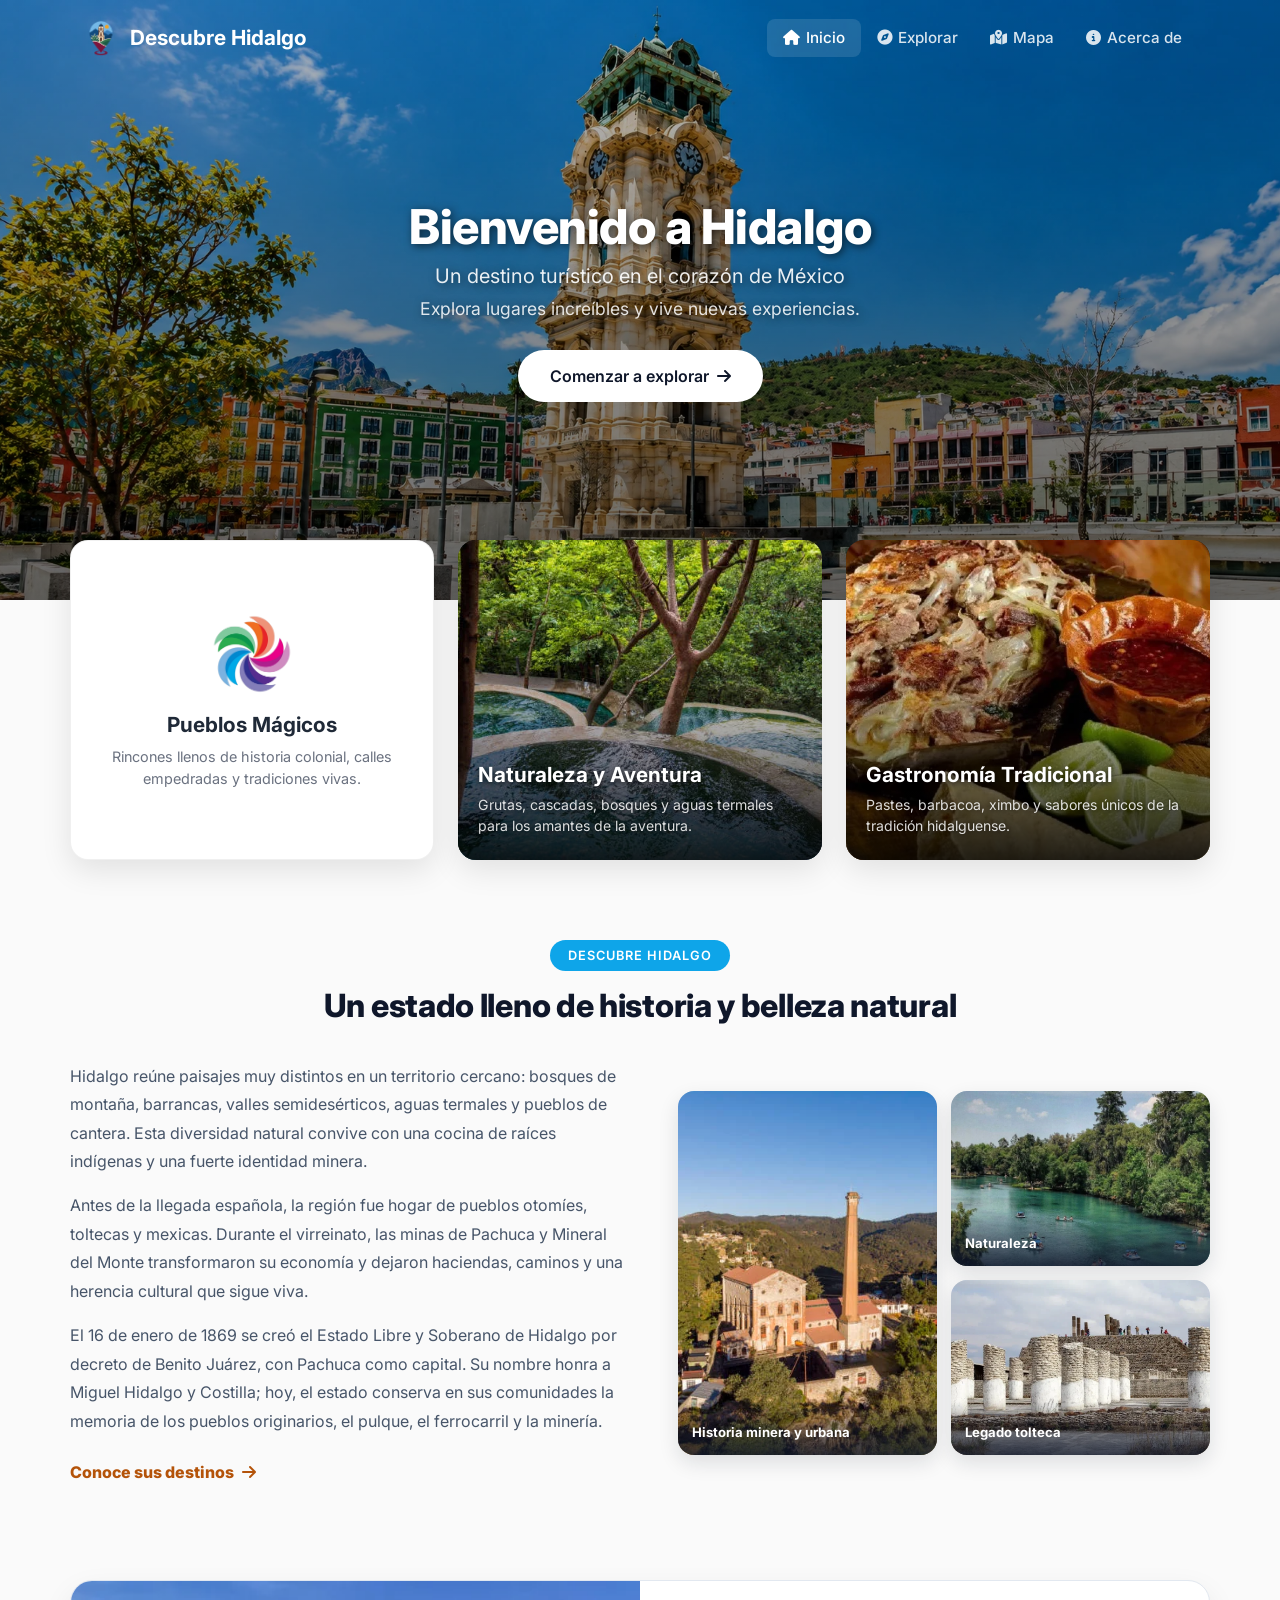
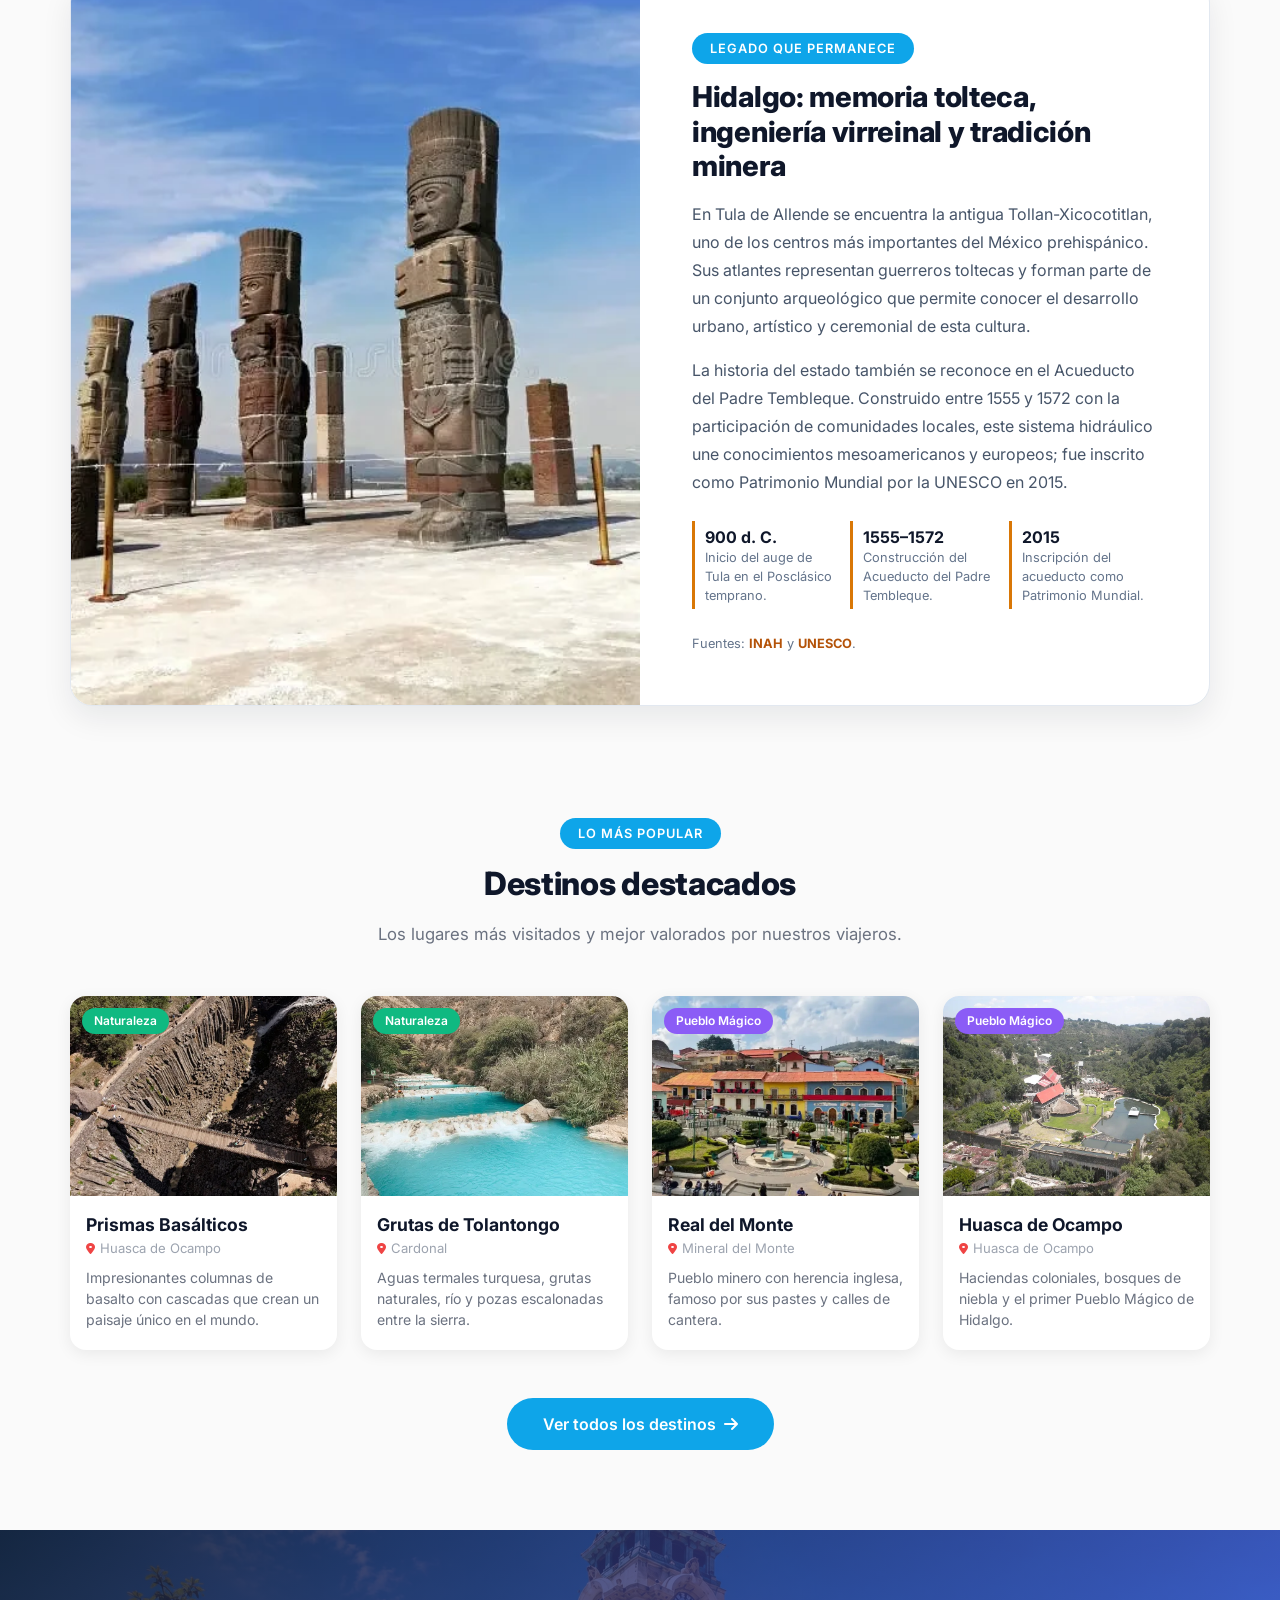
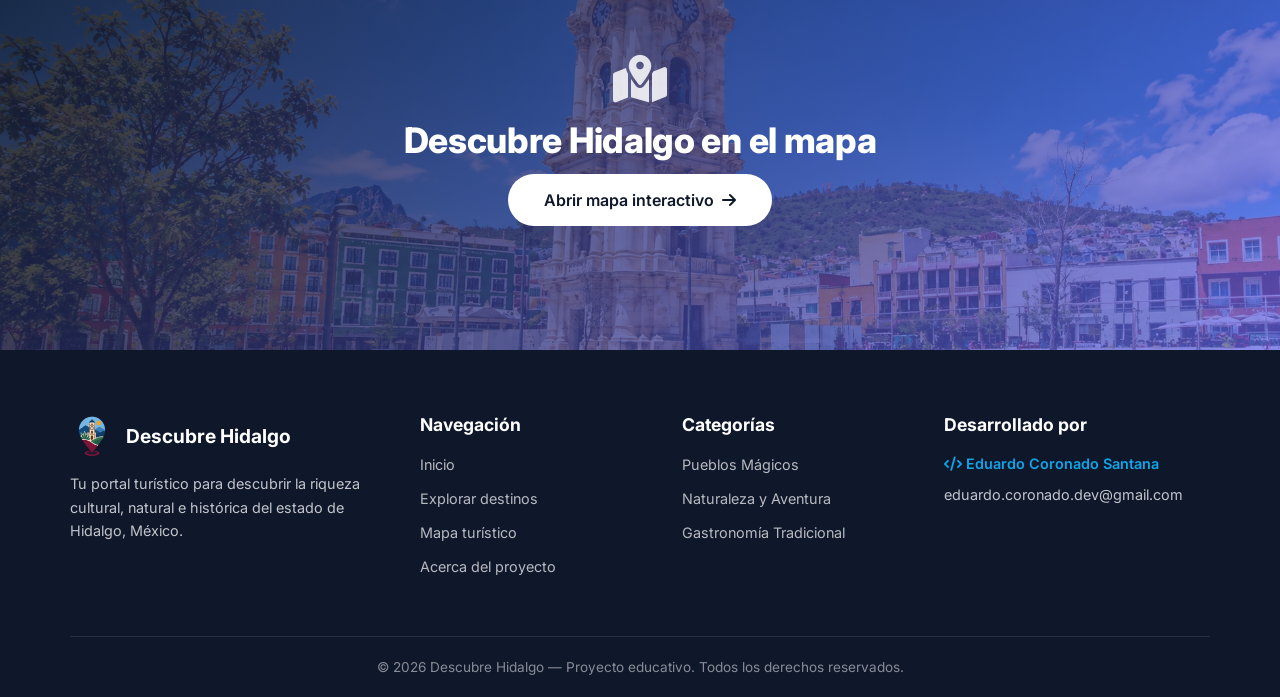
<file: index.html>
<!DOCTYPE html>
<html lang="es">
    <head>
        <title>Descubre Hidalgo | Lugares Populares</title>
        <meta name="keywords" content="turismo, hidalgo, pueblos mágicos, destinos turísticos, paisajes, sitios históricos, lugares en hidalgo, turismo en hidalgo, turismo en méxico, turismo cultural, turismo de aventura, turismo gastronómico, turismo rural, turismo ecológico, turismo histórico, turismo religioso, turismo de naturaleza">
        <meta charset="UTF-8">
        <meta name="viewport" content="width=device-width, initial-scale=1">
        <meta name="author" content="Eduardo Coronado Santana">
        <meta name="description" content="Descubre los destinos turísticos, pueblos mágicos, paisajes y sitios históricos del estado de Hidalgo, México.">
        <meta http-equiv="X-UA-Compatible" content="IE=edge">
        <link rel="icon" type="image/png" sizes="64x64" href="img/favicon-hidalgo.png">
        <link rel="apple-touch-icon" href="img/pin-turistico-hidalgo-icono-favicon.png">
        <meta name="theme-color" content="#0f172a">

        <!-- Bootstrap 5 CSS -->
        <link href="https://cdn.jsdelivr.net/npm/bootstrap@5.3.3/dist/css/bootstrap.min.css" rel="stylesheet">
        <!-- Font Awesome para iconos -->
        <link href="https://cdnjs.cloudflare.com/ajax/libs/font-awesome/6.5.1/css/all.min.css" rel="stylesheet">
        <!-- Google Font -->
        <link href="https://fonts.googleapis.com/css2?family=Inter:wght@400;500;600;700;800&display=swap" rel="stylesheet">
        <!-- Estilos propios -->
        <link href="css/style.css" rel="stylesheet">
        <link href="css/inicio.css" rel="stylesheet">
    </head>

    <body>

        <header>
            <nav class="navbar navbar-expand-lg barra-navegacion" id="barra-principal">
                <div class="container">
                    <a class="navbar-brand marca-nav" href="index.html">
                        <img src="img/pin-turistico-hidalgo-icono-favicon.png" alt="Pin turístico de Descubre Hidalgo" class="logo-nav">
                        Descubre Hidalgo
                    </a>
                    <button class="navbar-toggler boton-hamburguesa" type="button" data-bs-toggle="collapse" data-bs-target="#menu-navegacion" aria-controls="menu-navegacion" aria-expanded="false" aria-label="Abrir menú de navegación">
                        <span class="navbar-toggler-icon"></span>
                    </button>
                    <div class="collapse navbar-collapse" id="menu-navegacion">
                        <ul class="navbar-nav ms-auto enlaces-nav">
                            <li class="nav-item">
                                <a class="nav-link activo" href="index.html"><i class="fa-solid fa-house"></i> Inicio</a>
                            </li>
                            <li class="nav-item">
                            <a class="nav-link" href="html/explorar.html"><i class="fa-solid fa-compass"></i> Explorar</a>
                            </li>
                            <li class="nav-item">
                            <a class="nav-link" href="html/mapa.html"><i class="fa-solid fa-map-location-dot"></i> Mapa</a>
                            </li>
                            <li class="nav-item">
                            <a class="nav-link" href="html/acerca.html"><i class="fa-solid fa-circle-info"></i> Acerca de</a>
                            </li>
                        </ul>
                    </div>
                </div>
            </nav>
        </header>

        <main>
            <section class="portada" id="portada-principal">
                <img src="img/reloj_hidalgo_banner.webp" alt="Reloj monumental de Pachuca, Hidalgo">

                <div class="contenido-portada">
                    <h1>Bienvenido a Hidalgo</h1>
                    <h2>Un destino turístico en el corazón de México</h2>
                    <p>Explora lugares increíbles y vive nuevas experiencias.</p>
                    <a href="html/explorar.html" class="boton-portada">Comenzar a explorar <i class="fa-solid fa-arrow-right"></i></a>
                </div>
            </section>

            <div class="contenedor seccion-tarjetas">
                <div class="rejilla-tarjetas">

                    <!-- Tarjeta 1: Pueblos Mágicos (estilo clásico) -->
                    <a href="html/explorar.html#pueblos-magicos" class="tarjeta tarjeta-clasica" id="tarjeta-pm">
                        <div class="icono-tarjeta">
                            <img id="icono-pm" src="img/explora-hidalgo-logo-transparente.webp" alt="Icono de Pueblos Mágicos">
                        </div>
                        <h3 class="titulo-tarjeta">Pueblos Mágicos</h3>
                        <p class="descripcion-tarjeta">Rincones llenos de historia colonial, calles empedradas y tradiciones vivas.</p>
                    </a>

                    <!-- Tarjeta 2: Naturaleza (imagen completa con texto superpuesto) -->
                    <a href="html/explorar.html#naturaleza" class="tarjeta tarjeta-superpuesta" id="tarjeta-naturaleza">
                        <img class="imagen-fondo-tarjeta" id="icono-naturaleza" src="img/naturaleza.webp" alt="Naturaleza y Aventura en Hidalgo">
                        <div class="contenido-tarjeta">
                            <h3 class="titulo-tarjeta" id="titulo-naturaleza">Naturaleza y Aventura</h3>
                            <p class="descripcion-tarjeta">Grutas, cascadas, bosques y aguas termales para los amantes de la aventura.</p>
                        </div>
                    </a>

                    <!-- Tarjeta 3: Gastronomía (imagen completa con texto superpuesto) -->
                    <a href="html/explorar.html#gastronomia" class="tarjeta tarjeta-superpuesta" id="tarjeta-gastronomia">
                        <img class="imagen-fondo-tarjeta" id="icono-gastronomia" src="img/gastronomia.webp" alt="Gastronomía Tradicional de Hidalgo">
                        <div class="contenido-tarjeta">
                            <h3 class="titulo-tarjeta" id="titulo-gastronomia">Gastronomía Tradicional</h3>
                            <p class="descripcion-tarjeta">Pastes, barbacoa, ximbo y sabores únicos de la tradición hidalguense.</p>
                        </div>
                    </a>

                </div>
            </div>

            <section class="seccion-informativa" id="seccion-sobre-hidalgo">
                <div class="contenedor">
                    <div class="cabecera-historia texto-centro">
                        <span class="etiqueta-seccion">Descubre Hidalgo</span>
                        <h2 class="titulo-seccion">Un estado lleno de historia y belleza natural</h2>
                    </div>
                    <div class="contenido-historia-hidalgo">
                        <div class="texto-historia-hidalgo">
                            <p>
                                Hidalgo reúne paisajes muy distintos en un territorio cercano: bosques de montaña, barrancas, valles semidesérticos, aguas termales y pueblos de cantera. Esta diversidad natural convive con una cocina de raíces indígenas y una fuerte identidad minera.
                            </p>
                            <p>
                                Antes de la llegada española, la región fue hogar de pueblos otomíes, toltecas y mexicas. Durante el virreinato, las minas de Pachuca y Mineral del Monte transformaron su economía y dejaron haciendas, caminos y una herencia cultural que sigue viva.
                            </p>
                            <p>
                                El 16 de enero de 1869 se creó el Estado Libre y Soberano de Hidalgo por decreto de Benito Juárez, con Pachuca como capital. Su nombre honra a Miguel Hidalgo y Costilla; hoy, el estado conserva en sus comunidades la memoria de los pueblos originarios, el pulque, el ferrocarril y la minería.
                            </p>
                            <a href="html/explorar.html" class="enlace-historia">Conoce sus destinos <i class="fa-solid fa-arrow-right"></i></a>
                        </div>

                        <div class="galeria-historia-hidalgo" aria-label="Imágenes representativas de Hidalgo">
                            <figure class="foto-historia foto-historia-grande">
                                <button type="button" class="foto-historia-boton" aria-label="Ampliar imagen: Historia minera y urbana">
                                    <img src="img/Mina-de-Plata-Britanica.webp" alt="Mina de plata británica en Hidalgo">
                                </button>
                                <figcaption>Historia minera y urbana</figcaption>
                            </figure>
                            <figure class="foto-historia">
                                <button type="button" class="foto-historia-boton" aria-label="Ampliar imagen: Naturaleza">
                                    <img src="img/Bosque-de-las-Truchas.webp" alt="Bosque de las Truchas en Hidalgo">
                                </button>
                                <figcaption>Naturaleza</figcaption>
                            </figure>
                            <figure class="foto-historia">
                                <button type="button" class="foto-historia-boton" aria-label="Ampliar imagen: Legado tolteca">
                                    <img src="img/altlantes-tula.webp" alt="Atlantes toltecas de Tula">
                                </button>
                                <figcaption>Legado tolteca</figcaption>
                            </figure>
                        </div>
                        <dialog class="visor-foto-historia" aria-label="Imagen ampliada">
                            <button type="button" class="visor-foto-cerrar" aria-label="Cerrar imagen ampliada">&times;</button>
                            <img class="visor-foto-imagen" alt="">
                            <p class="visor-foto-descripcion"></p>
                        </dialog>
                    </div>
                </div>
            </section>

            <section class="seccion-legado-hidalgo" id="legado-hidalgo">
                <div class="contenedor contenido-legado-hidalgo">
                    <div class="imagen-legado-hidalgo">
                        <img src="img/atlantes-tula-2.webp" alt="Atlantes toltecas del sitio arqueológico de Tula">
                    </div>
                    <div class="texto-legado-hidalgo">
                        <span class="etiqueta-seccion">Legado que permanece</span>
                        <h2 class="titulo-seccion">Hidalgo: memoria tolteca, ingeniería virreinal y tradición minera</h2>
                        <p>
                            En Tula de Allende se encuentra la antigua Tollan-Xicocotitlan, uno de los centros más importantes del México prehispánico. Sus atlantes representan guerreros toltecas y forman parte de un conjunto arqueológico que permite conocer el desarrollo urbano, artístico y ceremonial de esta cultura.
                        </p>
                        <p>
                            La historia del estado también se reconoce en el Acueducto del Padre Tembleque. Construido entre 1555 y 1572 con la participación de comunidades locales, este sistema hidráulico une conocimientos mesoamericanos y europeos; fue inscrito como Patrimonio Mundial por la UNESCO en 2015.
                        </p>
                        <div class="datos-legado-hidalgo">
                            <div><strong>900 d. C.</strong><span>Inicio del auge de Tula en el Posclásico temprano.</span></div>
                            <div><strong>1555–1572</strong><span>Construcción del Acueducto del Padre Tembleque.</span></div>
                            <div><strong>2015</strong><span>Inscripción del acueducto como Patrimonio Mundial.</span></div>
                        </div>
                        <p class="fuentes-legado">Fuentes: <a href="https://www.inah.gob.mx/zonas/zona-arqueologica-y-museo-de-sitio-de-tula" target="_blank" rel="noopener noreferrer">INAH</a> y <a href="https://whc.unesco.org/es/list/1463" target="_blank" rel="noopener noreferrer">UNESCO</a>.</p>
                    </div>
                </div>
            </section>

            <section class="seccion-destacados" id="destinos-destacados">
                <div class="contenedor">
                    <div class="texto-centro">
                        <span class="etiqueta-seccion">Lo más popular</span>
                        <h2 class="titulo-seccion">Destinos destacados</h2>
                        <p class="texto-seccion">Los lugares más visitados y mejor valorados por nuestros viajeros.</p>
                    </div>

                    <div class="rejilla-destacados">

                        <!-- Destino 1 -->
                        <a href="html/detalle.html?id=prismas-basalticos" class="tarjeta-destino" id="destino-prismas">
                            <div class="imagen-destino">
                                <img src="img/image.png (1).png" alt="Prismas Basálticos de Huasca de Ocampo">
                                <span class="etiqueta-categoria etiqueta-naturaleza">Naturaleza</span>
                            </div>
                            <div class="info-destino">
                                <h3>Prismas Basálticos</h3>
                                <p class="ubicacion-destino"><i class="fa-solid fa-location-dot"></i> Huasca de Ocampo</p>
                                <p class="resumen-destino">Impresionantes columnas de basalto con cascadas que crean un paisaje único en el mundo.</p>
                            </div>
                        </a>

                        <!-- Destino 2 -->
                        <a href="html/detalle.html?id=grutas-tolantongo" class="tarjeta-destino" id="destino-tolantongo">
                            <div class="imagen-destino">
                                <img src="img/grutas1.webp" alt="Grutas de Tolantongo">
                                <span class="etiqueta-categoria etiqueta-naturaleza">Naturaleza</span>
                            </div>
                            <div class="info-destino">
                                <h3>Grutas de Tolantongo</h3>
                                <p class="ubicacion-destino"><i class="fa-solid fa-location-dot"></i> Cardonal</p>
                                <p class="resumen-destino">Aguas termales turquesa, grutas naturales, río y pozas escalonadas entre la sierra.</p>
                            </div>
                        </a>

                        <!-- Destino 3 -->
                        <a href="html/detalle.html?id=real-del-monte" class="tarjeta-destino" id="destino-real-del-monte">
                            <div class="imagen-destino">
                                <img src="img/Real_del_monte1.webp" alt="Real del Monte, Pueblo Mágico">
                                <span class="etiqueta-categoria etiqueta-pueblo">Pueblo Mágico</span>
                            </div>
                            <div class="info-destino">
                                <h3>Real del Monte</h3>
                                <p class="ubicacion-destino"><i class="fa-solid fa-location-dot"></i> Mineral del Monte</p>
                                <p class="resumen-destino">Pueblo minero con herencia inglesa, famoso por sus pastes y calles de cantera.</p>
                            </div>
                        </a>

                        <!-- Destino 4 -->
                        <a href="html/detalle.html?id=huasca-de-ocampo" class="tarjeta-destino" id="destino-huasca">
                            <div class="imagen-destino">
                                <img src="img/huasca-de-ocampo.webp" alt="Huasca de Ocampo, Pueblo Mágico">
                                <span class="etiqueta-categoria etiqueta-pueblo">Pueblo Mágico</span>
                            </div>
                            <div class="info-destino">
                                <h3>Huasca de Ocampo</h3>
                                <p class="ubicacion-destino"><i class="fa-solid fa-location-dot"></i> Huasca de Ocampo</p>
                                <p class="resumen-destino">Haciendas coloniales, bosques de niebla y el primer Pueblo Mágico de Hidalgo.</p>
                            </div>
                        </a>

                    </div>

                    <div class="texto-centro contenedor-boton-ver-mas">
                        <a href="html/explorar.html" class="boton-ver-mas">Ver todos los destinos <i class="fa-solid fa-arrow-right"></i></a>
                    </div>
                </div>
            </section>

            <section class="seccion-cta" id="seccion-mapa-cta">
                <div class="fondo-cta">
                    <img src="img/reloj_hidalgo_banner.webp" alt="Vista panorámica de Hidalgo" class="imagen-cta">
                </div>
                <div class="contenido-cta">
                    <div class="contenedor texto-centro">
                        <i class="fa-solid fa-map-location-dot icono-cta"></i>
                        <h2>Descubre Hidalgo en el mapa</h2>
                        <a href="html/mapa.html" class="boton-cta">Abrir mapa interactivo <i class="fa-solid fa-arrow-right"></i></a>
                    </div>
                </div>
            </section>

        </main>

        <footer class="pie-pagina" id="pie-principal">
            <div class="contenedor">
                <div class="rejilla-pie">

                    <div class="columna-pie">
                        <div class="logo-pie">
                            <img src="img/pin-turistico-hidalgo-icono-favicon.png" alt="Pin turístico de Descubre Hidalgo" class="logo-pie-imagen">
                            <span>Descubre Hidalgo</span>
                        </div>
                        <p class="descripcion-pie">Tu portal turístico para descubrir la riqueza cultural, natural e histórica del estado de Hidalgo, México.</p>
                    </div>

                    <div class="columna-pie">
                        <h4>Navegación</h4>
                        <ul class="lista-pie">
                            <li><a href="index.html">Inicio</a></li>
                            <li><a href="html/explorar.html">Explorar destinos</a></li>
                            <li><a href="html/mapa.html">Mapa turístico</a></li>
                            <li><a href="html/acerca.html">Acerca del proyecto</a></li>
                        </ul>
                    </div>

                    <div class="columna-pie">
                        <h4>Categorías</h4>
                        <ul class="lista-pie">
                            <li><a href="html/explorar.html#pueblos-magicos">Pueblos Mágicos</a></li>
                            <li><a href="html/explorar.html#naturaleza">Naturaleza y Aventura</a></li>
                            <li><a href="html/explorar.html#gastronomia">Gastronomía Tradicional</a></li>
                        </ul>
                    </div>

                    <div class="columna-pie">
                        <h4>Desarrollado por</h4>
                        <p class="credito-autor"><i class="fa-solid fa-code"></i> Eduardo Coronado Santana</p>
                        <p class="correo-desarrolador">eduardo.coronado.dev@gmail.com</p>
                    </div>

                </div>

                <div class="linea-inferior-pie">
                    <p>&copy; 2026 Descubre Hidalgo — Proyecto educativo. Todos los derechos reservados.</p>
                </div>
            </div>
        </footer>

        <!-- Bootstrap 5 JS -->
        <script src="https://cdn.jsdelivr.net/npm/bootstrap@5.3.3/dist/js/bootstrap.bundle.min.js"></script>
        <!-- Lógica principal -->
        <script src="js/principal.js"></script>
    </body>
</html>
</file>
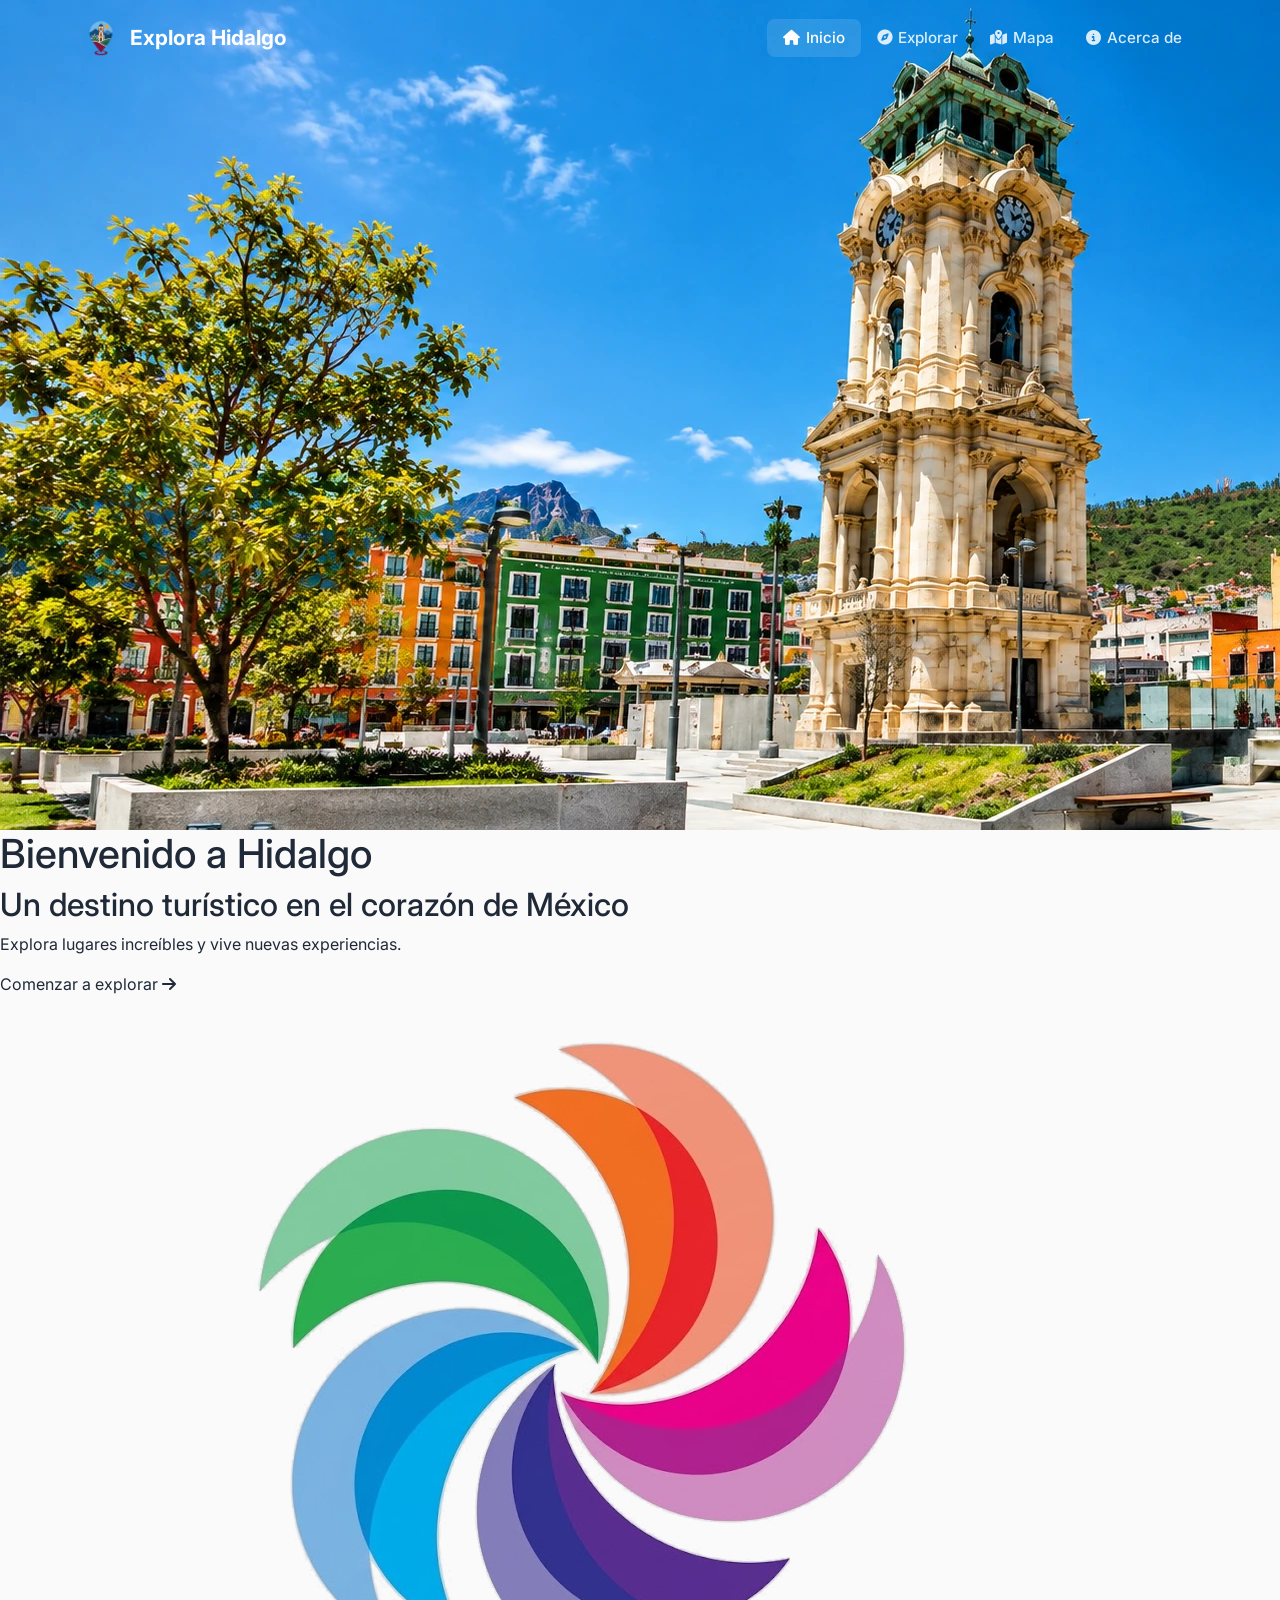
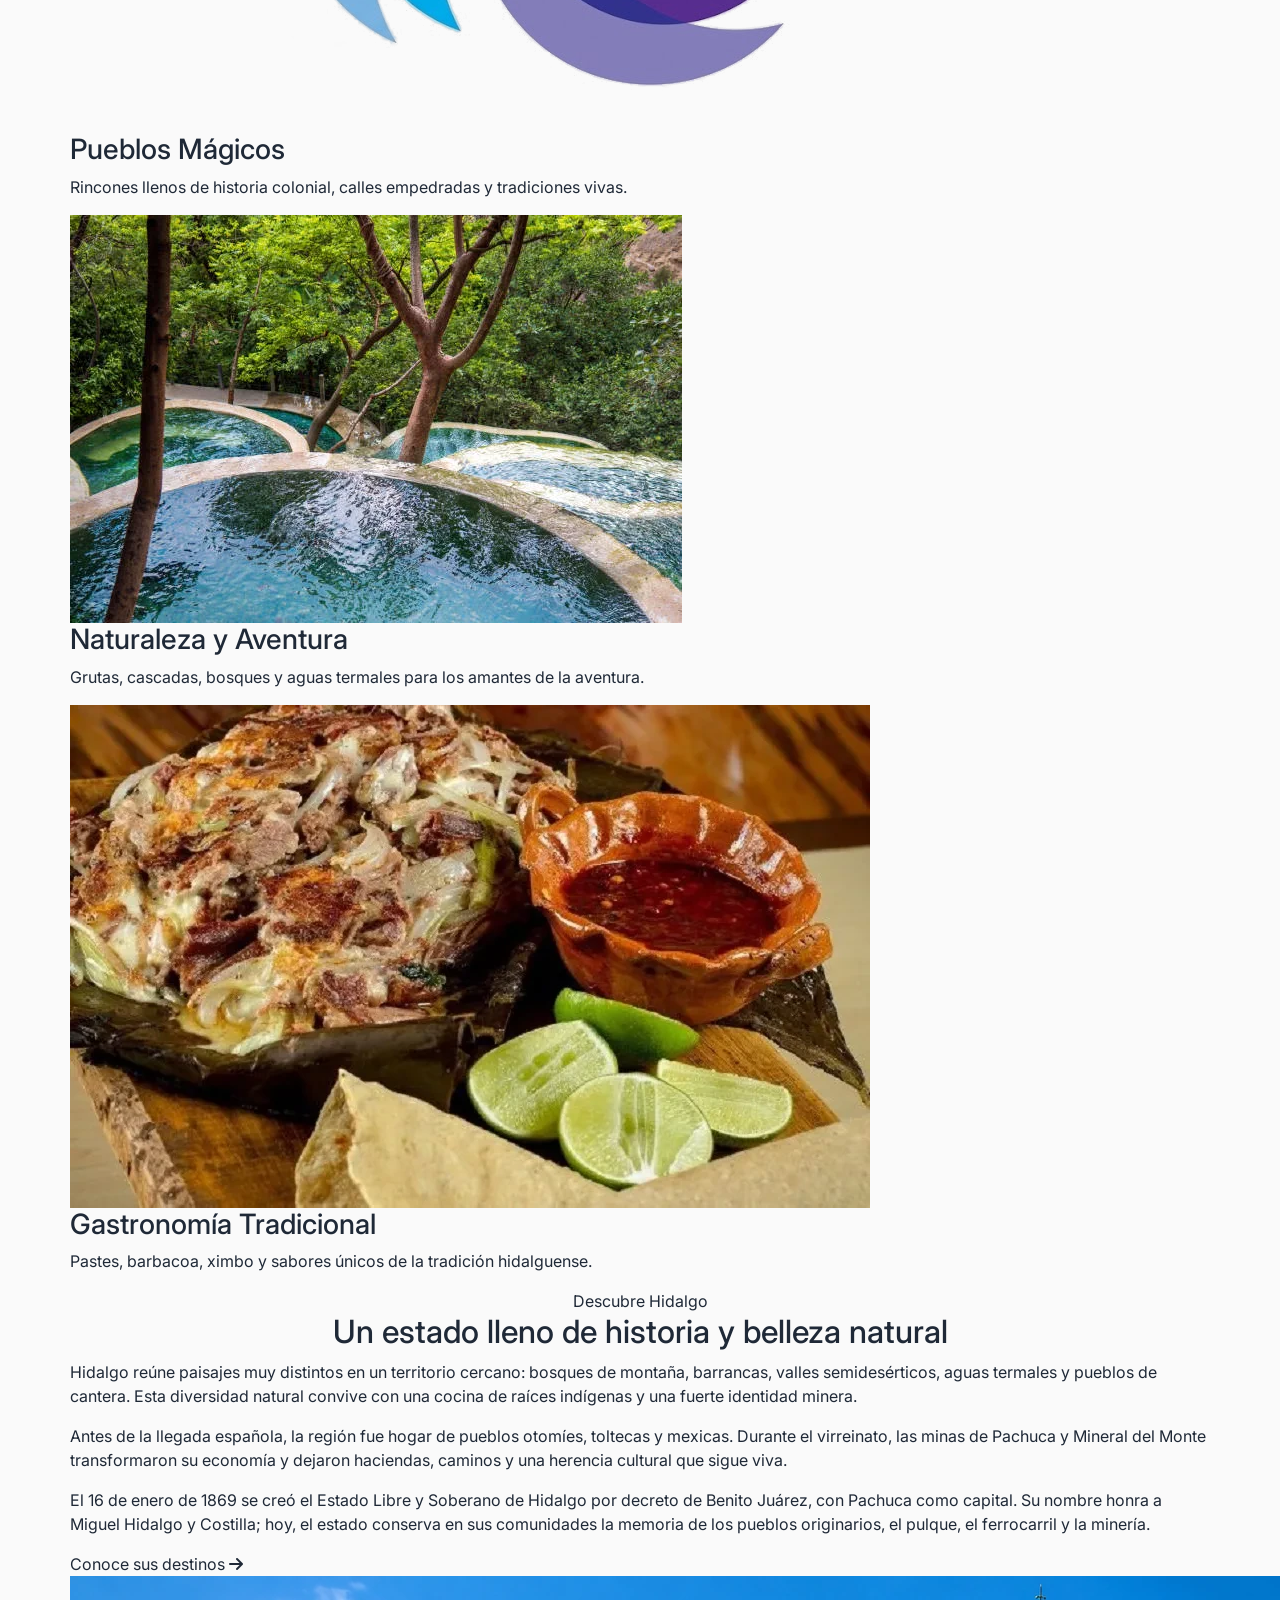
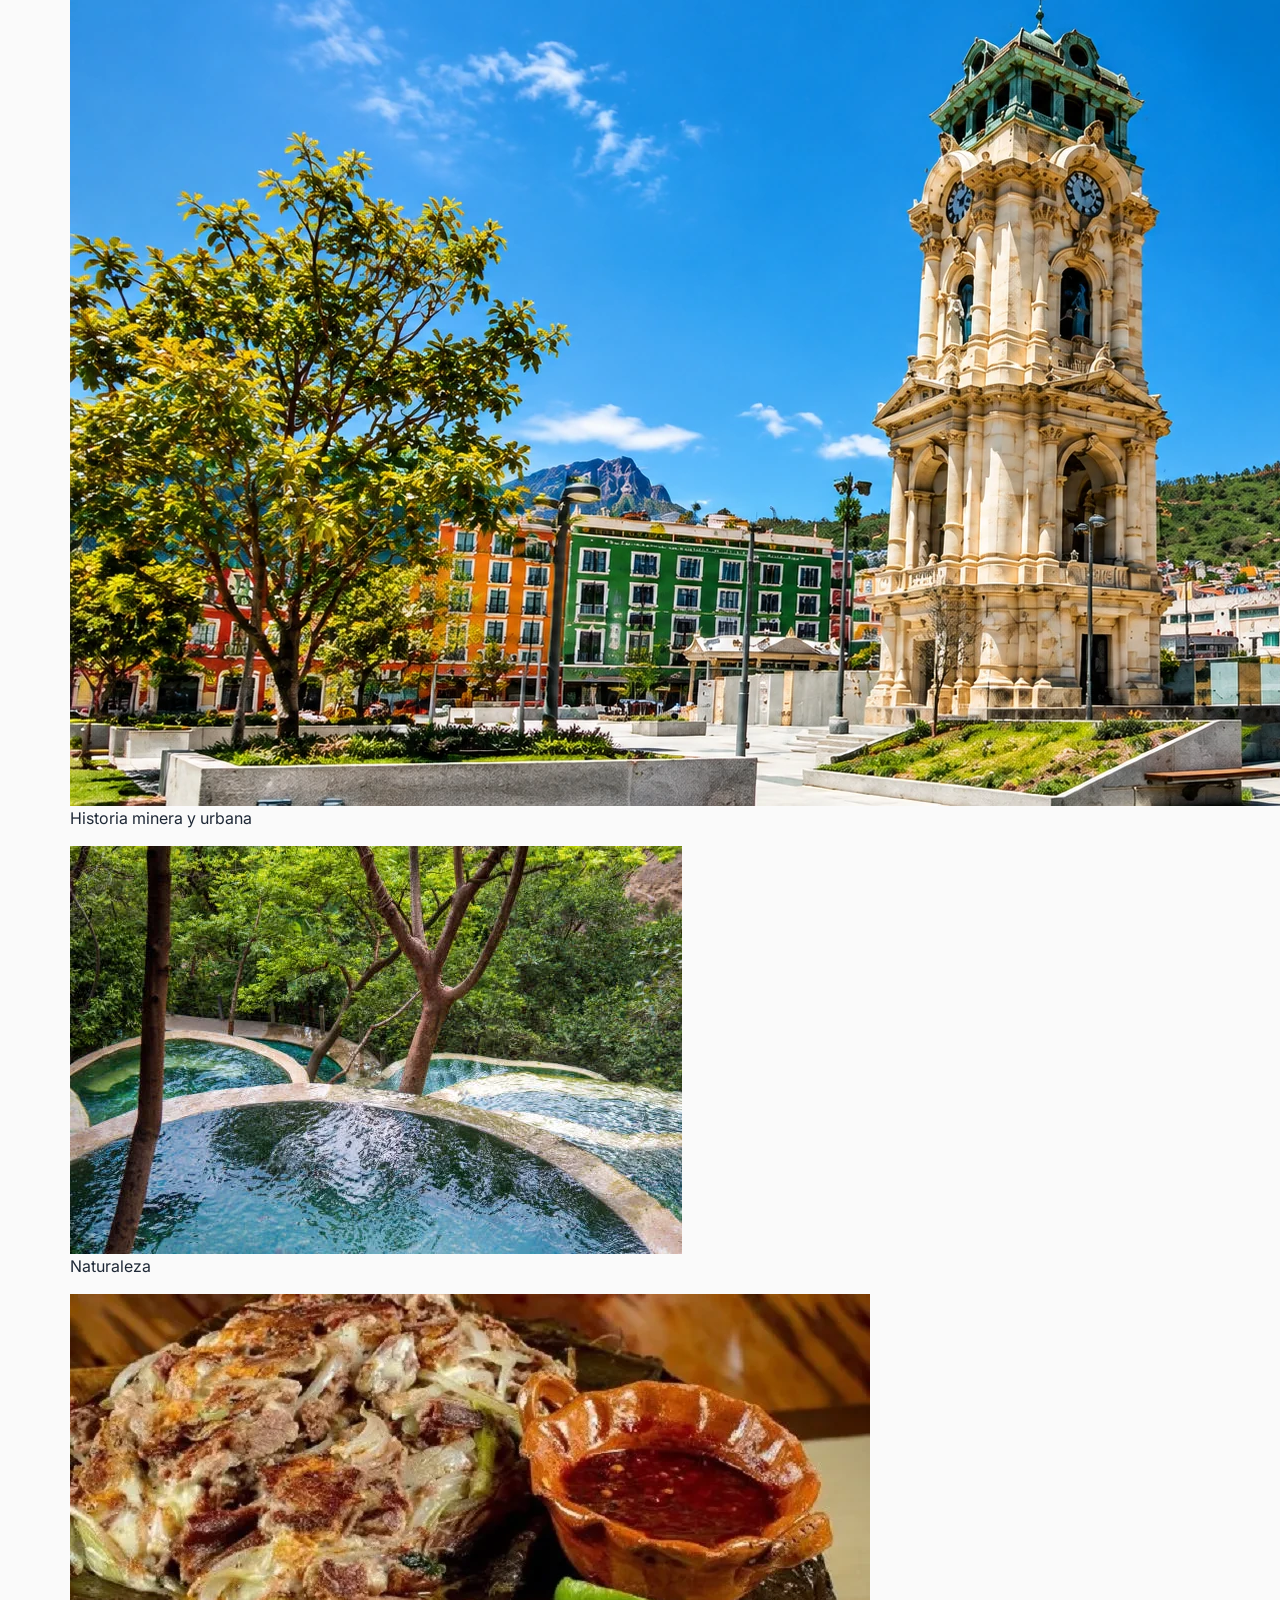
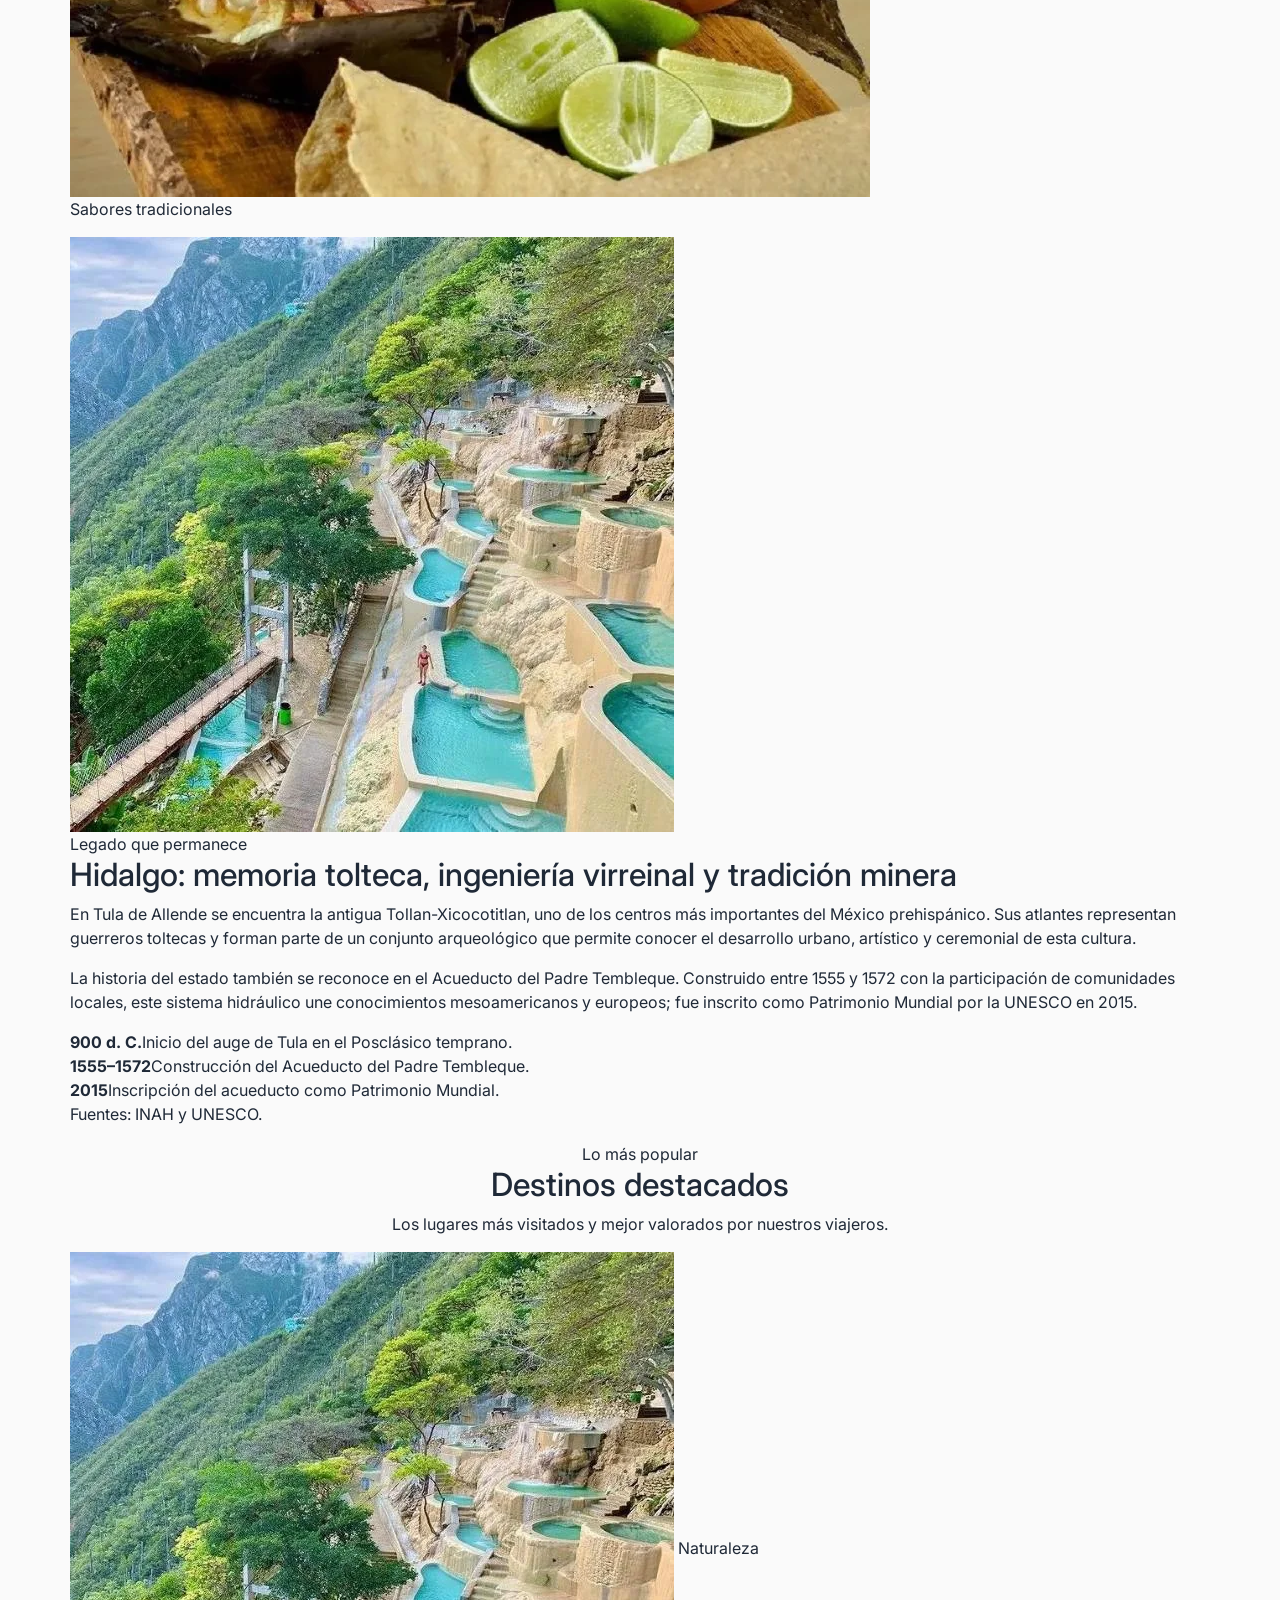
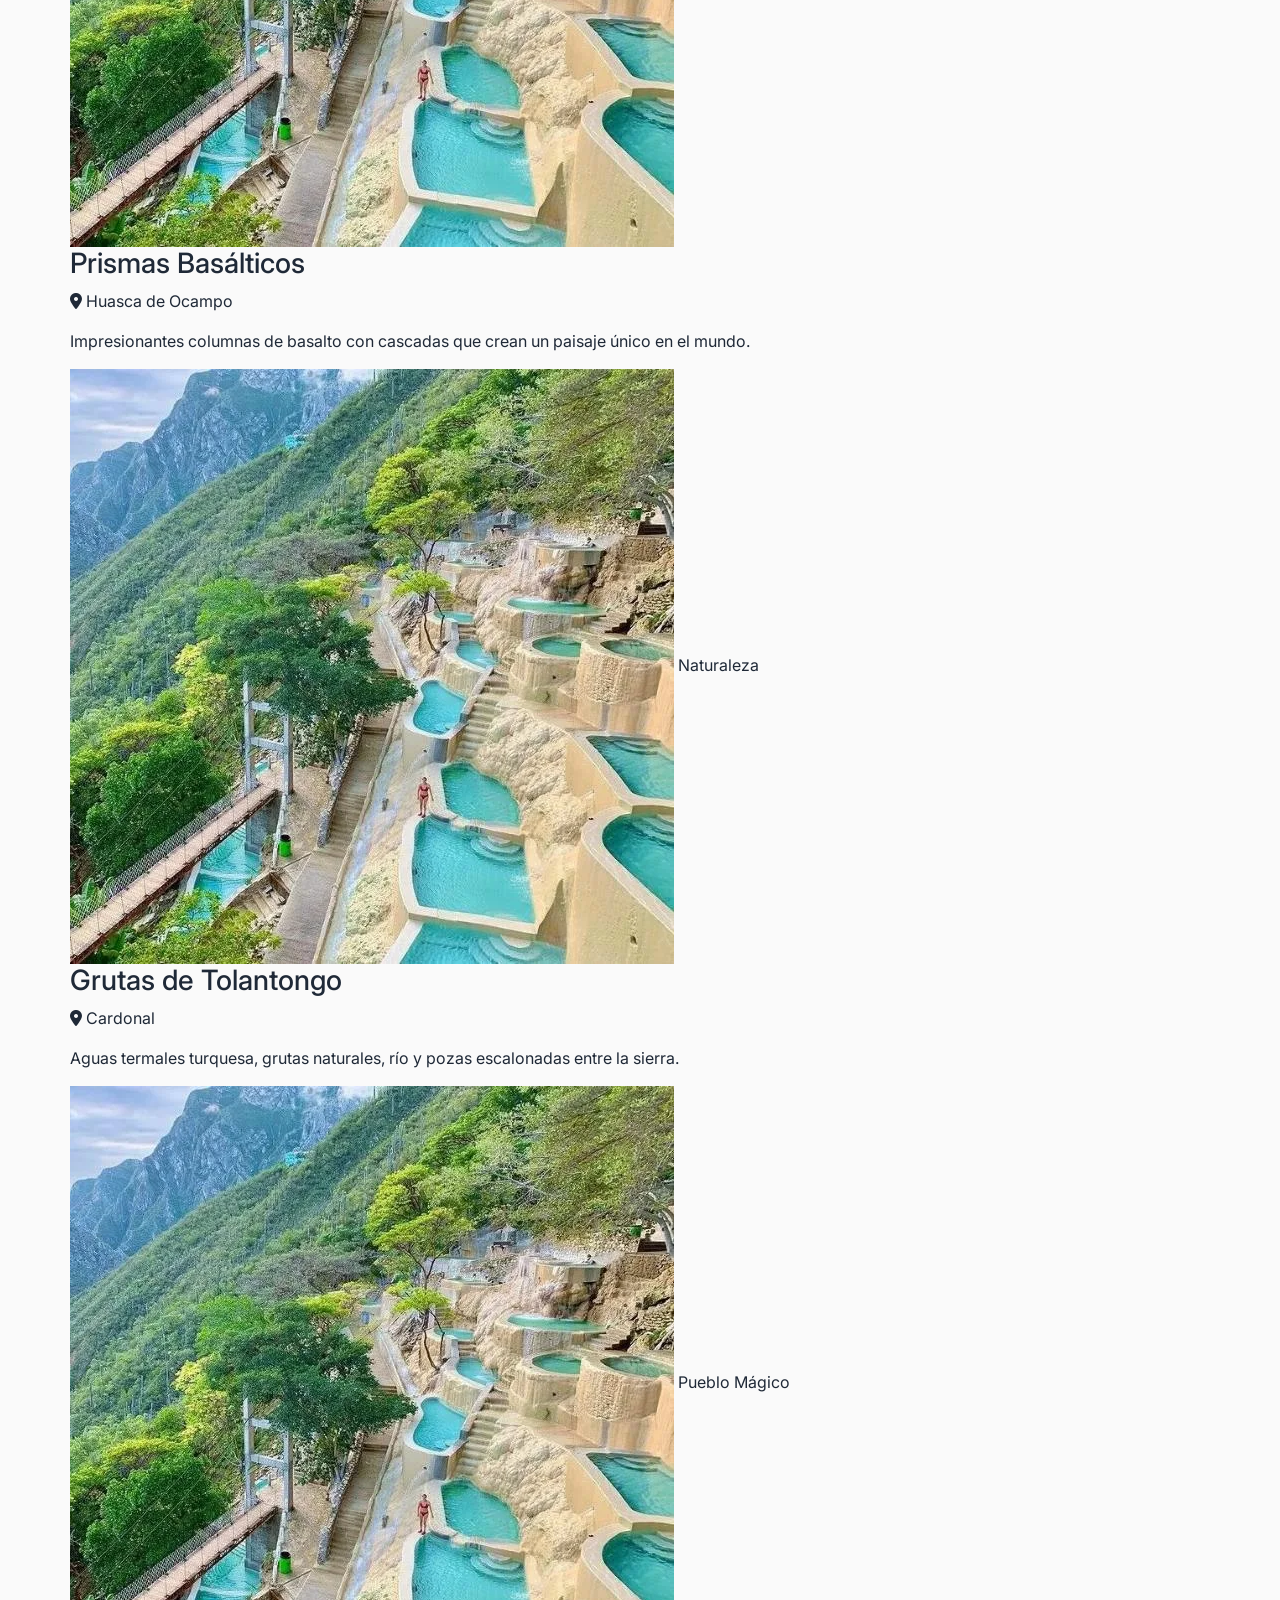
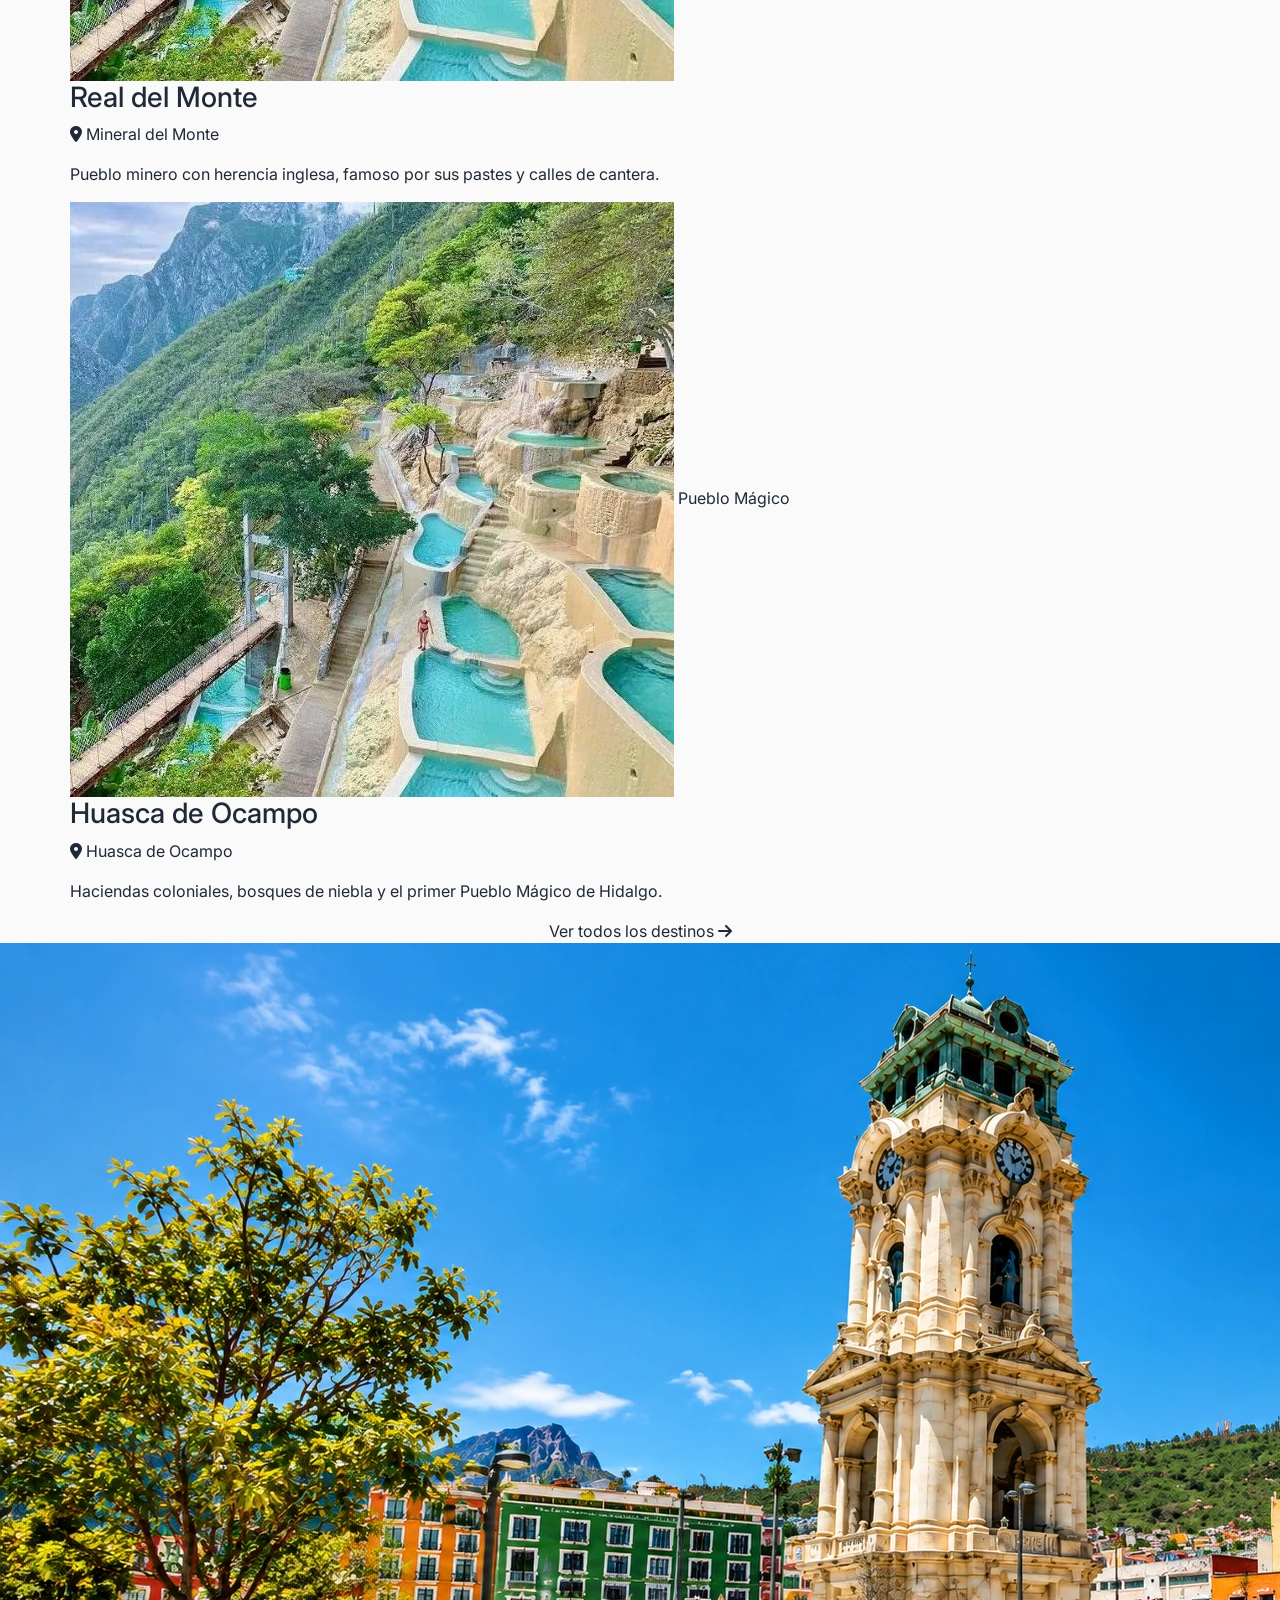
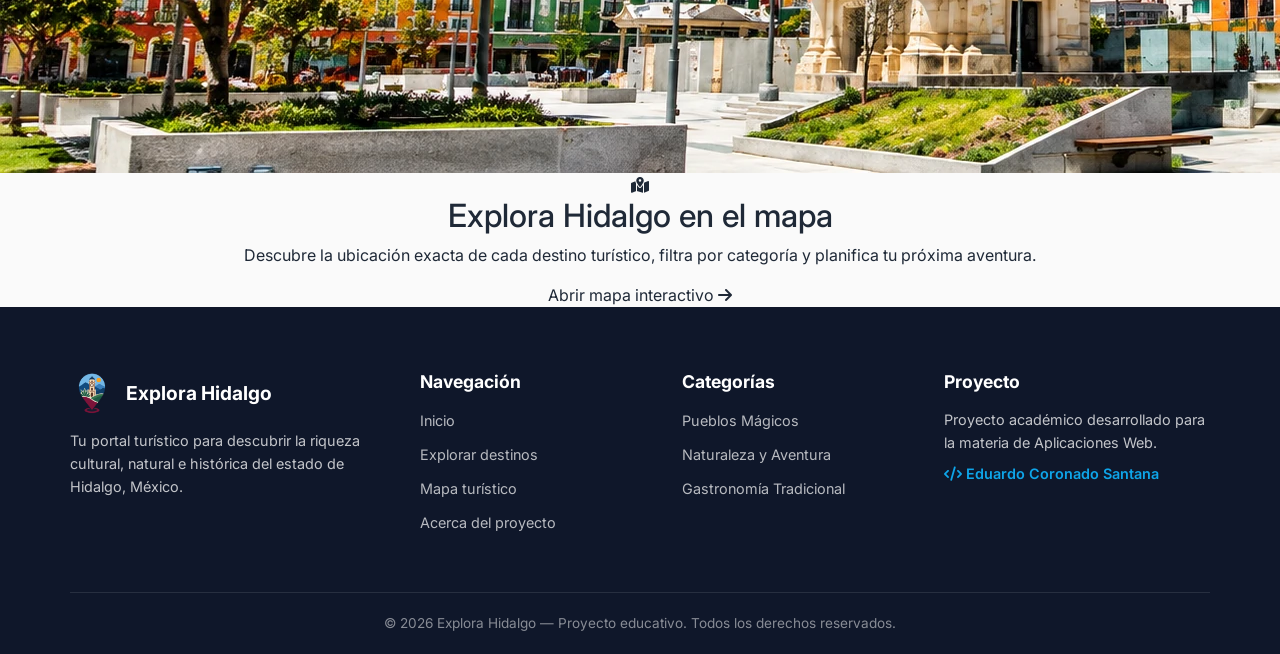
<file: html/index.html>
<!DOCTYPE html>
<html lang="es">
    <head>
        <title>Explora Hidalgo | Lugares Populares</title>
        <meta name="keywords" content="turismo, hidalgo, pueblos mágicos, destinos turísticos, paisajes, sitios históricos, lugares en hidalgo, turismo en hidalgo, turismo en méxico, turismo cultural, turismo de aventura, turismo gastronómico, turismo rural, turismo ecológico, turismo histórico, turismo religioso, turismo de naturaleza">
        <meta charset="UTF-8">
        <meta name="viewport" content="width=device-width, initial-scale=1">
        <meta name="author" content="Eduardo Coronado Santana">
        <meta name="description" content="Descubre los destinos turísticos, pueblos mágicos, paisajes y sitios históricos del estado de Hidalgo, México.">
        <meta http-equiv="X-UA-Compatible" content="IE=edge">
        <link rel="icon" type="image/png" href="../img/pin-turistico-hidalgo-icono-favicon.png">
        <link rel="apple-touch-icon" href="../img/pin-turistico-hidalgo-icono-favicon.png">
        <meta name="theme-color" content="#0f172a">

        <!-- Bootstrap 5 CSS -->
        <link href="https://cdn.jsdelivr.net/npm/bootstrap@5.3.3/dist/css/bootstrap.min.css" rel="stylesheet">
        <!-- Font Awesome para iconos -->
        <link href="https://cdnjs.cloudflare.com/ajax/libs/font-awesome/6.5.1/css/all.min.css" rel="stylesheet">
        <!-- Google Font -->
        <link href="https://fonts.googleapis.com/css2?family=Inter:wght@400;500;600;700;800&display=swap" rel="stylesheet">
        <!-- Estilos propios -->
        <link href="../css/style.css" rel="stylesheet">
    </head>

    <body>

        <!-- ==========================================
             BARRA DE NAVEGACIÓN
             ========================================== -->
        <header>
            <nav class="navbar navbar-expand-lg barra-navegacion" id="barra-principal">
                <div class="container">
                    <a class="navbar-brand marca-nav" href="index.html">
                        <img src="../img/pin-turistico-hidalgo-icono-favicon.png" alt="Pin turístico de Explora Hidalgo" class="logo-nav">
                        Explora Hidalgo
                    </a>
                    <button class="navbar-toggler boton-hamburguesa" type="button" data-bs-toggle="collapse" data-bs-target="#menu-navegacion" aria-controls="menu-navegacion" aria-expanded="false" aria-label="Abrir menú de navegación">
                        <span class="navbar-toggler-icon"></span>
                    </button>
                    <div class="collapse navbar-collapse" id="menu-navegacion">
                        <ul class="navbar-nav ms-auto enlaces-nav">
                            <li class="nav-item">
                                <a class="nav-link activo" href="index.html"><i class="fa-solid fa-house"></i> Inicio</a>
                            </li>
                            <li class="nav-item">
                                <a class="nav-link" href="explorar.html"><i class="fa-solid fa-compass"></i> Explorar</a>
                            </li>
                            <li class="nav-item">
                                <a class="nav-link" href="mapa.html"><i class="fa-solid fa-map-location-dot"></i> Mapa</a>
                            </li>
                            <li class="nav-item">
                                <a class="nav-link" href="acerca.html"><i class="fa-solid fa-circle-info"></i> Acerca de</a>
                            </li>
                        </ul>
                    </div>
                </div>
            </nav>
        </header>

        <main>
            <!-- ==========================================
                 SECCIÓN PORTADA
                 ========================================== -->
            <section class="portada" id="portada-principal">
                <img src="../img/reloj_hidalgo_banner.webp" alt="Reloj monumental de Pachuca, Hidalgo">

                <div class="contenido-portada">
                    <h1>Bienvenido a Hidalgo</h1>
                    <h2>Un destino turístico en el corazón de México</h2>
                    <p>Explora lugares increíbles y vive nuevas experiencias.</p>
                    <a href="explorar.html" class="boton-portada">Comenzar a explorar <i class="fa-solid fa-arrow-right"></i></a>
                </div>
            </section>

            <!-- ==========================================
                 TARJETAS FLOTANTES DE CATEGORÍAS
                 ========================================== -->
            <div class="contenedor seccion-tarjetas">
                <div class="rejilla-tarjetas">

                    <!-- Tarjeta 1: Pueblos Mágicos (estilo clásico) -->
                    <a href="explorar.html#pueblos-magicos" class="tarjeta tarjeta-clasica" id="tarjeta-pm">
                        <div class="icono-tarjeta">
                            <img id="icono-pm" src="../img/explora-hidalgo-logo-transparente.webp" alt="Icono de Pueblos Mágicos">
                        </div>
                        <h3 class="titulo-tarjeta">Pueblos Mágicos</h3>
                        <p class="descripcion-tarjeta">Rincones llenos de historia colonial, calles empedradas y tradiciones vivas.</p>
                    </a>

                    <!-- Tarjeta 2: Naturaleza (imagen completa con texto superpuesto) -->
                    <a href="explorar.html#naturaleza" class="tarjeta tarjeta-superpuesta" id="tarjeta-naturaleza">
                        <img class="imagen-fondo-tarjeta" id="icono-naturaleza" src="../img/naturaleza.webp" alt="Naturaleza y Aventura en Hidalgo">
                        <div class="contenido-tarjeta">
                            <h3 class="titulo-tarjeta" id="titulo-naturaleza">Naturaleza y Aventura</h3>
                            <p class="descripcion-tarjeta">Grutas, cascadas, bosques y aguas termales para los amantes de la aventura.</p>
                        </div>
                    </a>

                    <!-- Tarjeta 3: Gastronomía (imagen completa con texto superpuesto) -->
                    <a href="explorar.html#gastronomia" class="tarjeta tarjeta-superpuesta" id="tarjeta-gastronomia">
                        <img class="imagen-fondo-tarjeta" id="icono-gastronomia" src="../img/gastronomia.webp" alt="Gastronomía Tradicional de Hidalgo">
                        <div class="contenido-tarjeta">
                            <h3 class="titulo-tarjeta" id="titulo-gastronomia">Gastronomía Tradicional</h3>
                            <p class="descripcion-tarjeta">Pastes, barbacoa, ximbo y sabores únicos de la tradición hidalguense.</p>
                        </div>
                    </a>

                </div>
            </div>

            <!-- ==========================================
                 SECCIÓN INFORMATIVA
                 ========================================== -->
            <section class="seccion-informativa" id="seccion-sobre-hidalgo">
                <div class="contenedor">
                    <div class="cabecera-historia texto-centro">
                        <span class="etiqueta-seccion">Descubre Hidalgo</span>
                        <h2 class="titulo-seccion">Un estado lleno de historia y belleza natural</h2>
                    </div>
                    <div class="contenido-historia-hidalgo">
                        <div class="texto-historia-hidalgo">
                            <p>
                                Hidalgo reúne paisajes muy distintos en un territorio cercano: bosques de montaña, barrancas, valles semidesérticos, aguas termales y pueblos de cantera. Esta diversidad natural convive con una cocina de raíces indígenas y una fuerte identidad minera.
                            </p>
                            <p>
                                Antes de la llegada española, la región fue hogar de pueblos otomíes, toltecas y mexicas. Durante el virreinato, las minas de Pachuca y Mineral del Monte transformaron su economía y dejaron haciendas, caminos y una herencia cultural que sigue viva.
                            </p>
                            <p>
                                El 16 de enero de 1869 se creó el Estado Libre y Soberano de Hidalgo por decreto de Benito Juárez, con Pachuca como capital. Su nombre honra a Miguel Hidalgo y Costilla; hoy, el estado conserva en sus comunidades la memoria de los pueblos originarios, el pulque, el ferrocarril y la minería.
                            </p>
                            <a href="explorar.html" class="enlace-historia">Conoce sus destinos <i class="fa-solid fa-arrow-right"></i></a>
                        </div>

                        <div class="galeria-historia-hidalgo" aria-label="Imágenes representativas de Hidalgo">
                            <!-- Puedes cambiar estas imágenes por tres fotografías históricas o paisajísticas propias. -->
                            <figure class="foto-historia foto-historia-grande">
                                <img src="../img/reloj_hidalgo_banner.webp" alt="Reloj Monumental de Pachuca">
                                <figcaption>Historia minera y urbana</figcaption>
                            </figure>
                            <figure class="foto-historia">
                                <img src="../img/naturaleza.webp" alt="Paisaje natural de Hidalgo">
                                <figcaption>Naturaleza</figcaption>
                            </figure>
                            <figure class="foto-historia">
                                <img src="../img/gastronomia.webp" alt="Gastronomía tradicional hidalguense">
                                <figcaption>Sabores tradicionales</figcaption>
                            </figure>
                        </div>
                    </div>
                </div>
            </section>

            <!-- ==========================================
                 LEGADO CULTURAL E HISTÓRICO
                 ========================================== -->
            <section class="seccion-legado-hidalgo" id="legado-hidalgo">
                <div class="contenedor contenido-legado-hidalgo">
                    <div class="imagen-legado-hidalgo">
                        <!-- Sustituye esta imagen por una fotografía de Tula, el Acueducto o patrimonio hidalguense si cuentas con una propia. -->
                        <img src="../img/imagen.webp" alt="Paisaje representativo del patrimonio de Hidalgo">
                    </div>
                    <div class="texto-legado-hidalgo">
                        <span class="etiqueta-seccion">Legado que permanece</span>
                        <h2 class="titulo-seccion">Hidalgo: memoria tolteca, ingeniería virreinal y tradición minera</h2>
                        <p>
                            En Tula de Allende se encuentra la antigua Tollan-Xicocotitlan, uno de los centros más importantes del México prehispánico. Sus atlantes representan guerreros toltecas y forman parte de un conjunto arqueológico que permite conocer el desarrollo urbano, artístico y ceremonial de esta cultura.
                        </p>
                        <p>
                            La historia del estado también se reconoce en el Acueducto del Padre Tembleque. Construido entre 1555 y 1572 con la participación de comunidades locales, este sistema hidráulico une conocimientos mesoamericanos y europeos; fue inscrito como Patrimonio Mundial por la UNESCO en 2015.
                        </p>
                        <div class="datos-legado-hidalgo">
                            <div><strong>900 d. C.</strong><span>Inicio del auge de Tula en el Posclásico temprano.</span></div>
                            <div><strong>1555–1572</strong><span>Construcción del Acueducto del Padre Tembleque.</span></div>
                            <div><strong>2015</strong><span>Inscripción del acueducto como Patrimonio Mundial.</span></div>
                        </div>
                        <p class="fuentes-legado">Fuentes: <a href="https://www.inah.gob.mx/zonas/zona-arqueologica-y-museo-de-sitio-de-tula" target="_blank" rel="noopener noreferrer">INAH</a> y <a href="https://whc.unesco.org/es/list/1463" target="_blank" rel="noopener noreferrer">UNESCO</a>.</p>
                    </div>
                </div>
            </section>

            <!-- ==========================================
                 DESTINOS DESTACADOS
                 ========================================== -->
            <section class="seccion-destacados" id="destinos-destacados">
                <div class="contenedor">
                    <div class="texto-centro">
                        <span class="etiqueta-seccion">Lo más popular</span>
                        <h2 class="titulo-seccion">Destinos destacados</h2>
                        <p class="texto-seccion">Los lugares más visitados y mejor valorados por nuestros viajeros.</p>
                    </div>

                    <div class="rejilla-destacados">

                        <!-- Destino 1 -->
                        <a href="detalle.html?id=prismas-basalticos" class="tarjeta-destino" id="destino-prismas">
                            <div class="imagen-destino">
                                <!-- Reemplaza src con tu imagen -->
                                <img src="../img/imagen.webp" alt="Prismas Basálticos de Huasca de Ocampo">
                                <span class="etiqueta-categoria etiqueta-naturaleza">Naturaleza</span>
                            </div>
                            <div class="info-destino">
                                <h3>Prismas Basálticos</h3>
                                <p class="ubicacion-destino"><i class="fa-solid fa-location-dot"></i> Huasca de Ocampo</p>
                                <p class="resumen-destino">Impresionantes columnas de basalto con cascadas que crean un paisaje único en el mundo.</p>
                            </div>
                        </a>

                        <!-- Destino 2 -->
                        <a href="detalle.html?id=grutas-tolantongo" class="tarjeta-destino" id="destino-tolantongo">
                            <div class="imagen-destino">
                                <!-- Reemplaza src con tu imagen -->
                                <img src="../img/imagen.webp" alt="Grutas de Tolantongo">
                                <span class="etiqueta-categoria etiqueta-naturaleza">Naturaleza</span>
                            </div>
                            <div class="info-destino">
                                <h3>Grutas de Tolantongo</h3>
                                <p class="ubicacion-destino"><i class="fa-solid fa-location-dot"></i> Cardonal</p>
                                <p class="resumen-destino">Aguas termales turquesa, grutas naturales, río y pozas escalonadas entre la sierra.</p>
                            </div>
                        </a>

                        <!-- Destino 3 -->
                        <a href="detalle.html?id=real-del-monte" class="tarjeta-destino" id="destino-real-del-monte">
                            <div class="imagen-destino">
                                <!-- Reemplaza src con tu imagen -->
                                <img src="../img/imagen.webp" alt="Real del Monte, Pueblo Mágico">
                                <span class="etiqueta-categoria etiqueta-pueblo">Pueblo Mágico</span>
                            </div>
                            <div class="info-destino">
                                <h3>Real del Monte</h3>
                                <p class="ubicacion-destino"><i class="fa-solid fa-location-dot"></i> Mineral del Monte</p>
                                <p class="resumen-destino">Pueblo minero con herencia inglesa, famoso por sus pastes y calles de cantera.</p>
                            </div>
                        </a>

                        <!-- Destino 4 -->
                        <a href="detalle.html?id=huasca-de-ocampo" class="tarjeta-destino" id="destino-huasca">
                            <div class="imagen-destino">
                                <!-- Reemplaza src con tu imagen -->
                                <img src="../img/imagen.webp" alt="Huasca de Ocampo, Pueblo Mágico">
                                <span class="etiqueta-categoria etiqueta-pueblo">Pueblo Mágico</span>
                            </div>
                            <div class="info-destino">
                                <h3>Huasca de Ocampo</h3>
                                <p class="ubicacion-destino"><i class="fa-solid fa-location-dot"></i> Huasca de Ocampo</p>
                                <p class="resumen-destino">Haciendas coloniales, bosques de niebla y el primer Pueblo Mágico de Hidalgo.</p>
                            </div>
                        </a>

                    </div>

                    <div class="texto-centro contenedor-boton-ver-mas">
                        <a href="explorar.html" class="boton-ver-mas">Ver todos los destinos <i class="fa-solid fa-arrow-right"></i></a>
                    </div>
                </div>
            </section>

            <!-- ==========================================
                 LLAMADA A LA ACCIÓN (EXPLORAR MAPA)
                 ========================================== -->
            <section class="seccion-cta" id="seccion-mapa-cta">
                <div class="fondo-cta">
                    <!-- Reemplaza src con una imagen panorámica de Hidalgo -->
                    <img src="../img/reloj_hidalgo_banner.webp" alt="Vista panorámica de Hidalgo" class="imagen-cta">
                </div>
                <div class="contenido-cta">
                    <div class="contenedor texto-centro">
                        <i class="fa-solid fa-map-location-dot icono-cta"></i>
                        <h2>Explora Hidalgo en el mapa</h2>
                        <p>Descubre la ubicación exacta de cada destino turístico, filtra por categoría y planifica tu próxima aventura.</p>
                        <a href="mapa.html" class="boton-cta">Abrir mapa interactivo <i class="fa-solid fa-arrow-right"></i></a>
                    </div>
                </div>
            </section>

        </main>

        <!-- ==========================================
             PIE DE PÁGINA
             ========================================== -->
        <footer class="pie-pagina" id="pie-principal">
            <div class="contenedor">
                <div class="rejilla-pie">

                    <div class="columna-pie">
                        <div class="logo-pie">
                            <img src="../img/pin-turistico-hidalgo-icono-favicon.png" alt="Pin turístico de Explora Hidalgo" class="logo-pie-imagen">
                            <span>Explora Hidalgo</span>
                        </div>
                        <p class="descripcion-pie">Tu portal turístico para descubrir la riqueza cultural, natural e histórica del estado de Hidalgo, México.</p>
                    </div>

                    <div class="columna-pie">
                        <h4>Navegación</h4>
                        <ul class="lista-pie">
                            <li><a href="index.html">Inicio</a></li>
                            <li><a href="explorar.html">Explorar destinos</a></li>
                            <li><a href="mapa.html">Mapa turístico</a></li>
                            <li><a href="acerca.html">Acerca del proyecto</a></li>
                        </ul>
                    </div>

                    <div class="columna-pie">
                        <h4>Categorías</h4>
                        <ul class="lista-pie">
                            <li><a href="explorar.html#pueblos-magicos">Pueblos Mágicos</a></li>
                            <li><a href="explorar.html#naturaleza">Naturaleza y Aventura</a></li>
                            <li><a href="explorar.html#gastronomia">Gastronomía Tradicional</a></li>
                        </ul>
                    </div>

                    <div class="columna-pie">
                        <h4>Proyecto</h4>
                        <p>Proyecto académico desarrollado para la materia de Aplicaciones Web.</p>
                        <p class="credito-autor"><i class="fa-solid fa-code"></i> Eduardo Coronado Santana</p>
                    </div>

                </div>

                <div class="linea-inferior-pie">
                    <p>&copy; 2026 Explora Hidalgo — Proyecto educativo. Todos los derechos reservados.</p>
                </div>
            </div>
        </footer>

        <!-- Bootstrap 5 JS -->
        <script src="https://cdn.jsdelivr.net/npm/bootstrap@5.3.3/dist/js/bootstrap.bundle.min.js"></script>
        <!-- Lógica principal -->
        <script src="../js/principal.js"></script>
    </body>
</html>
</file>
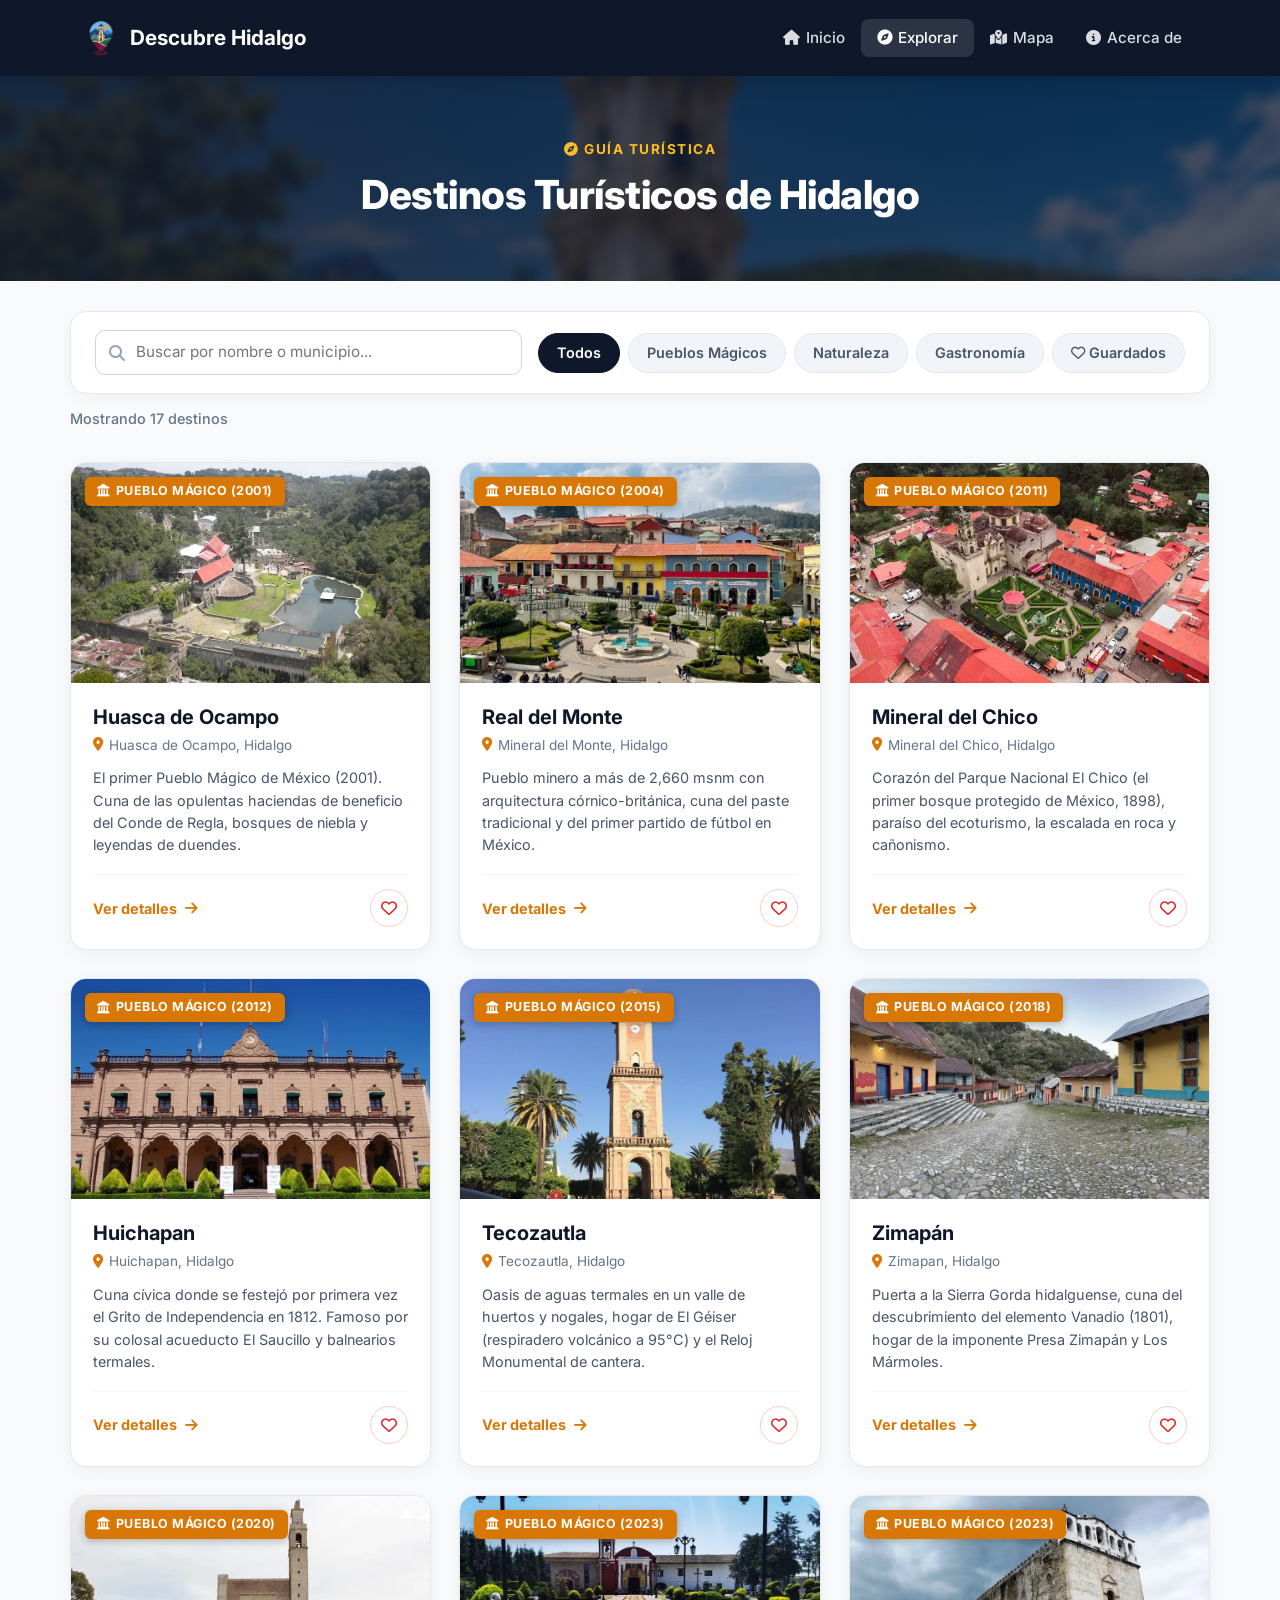
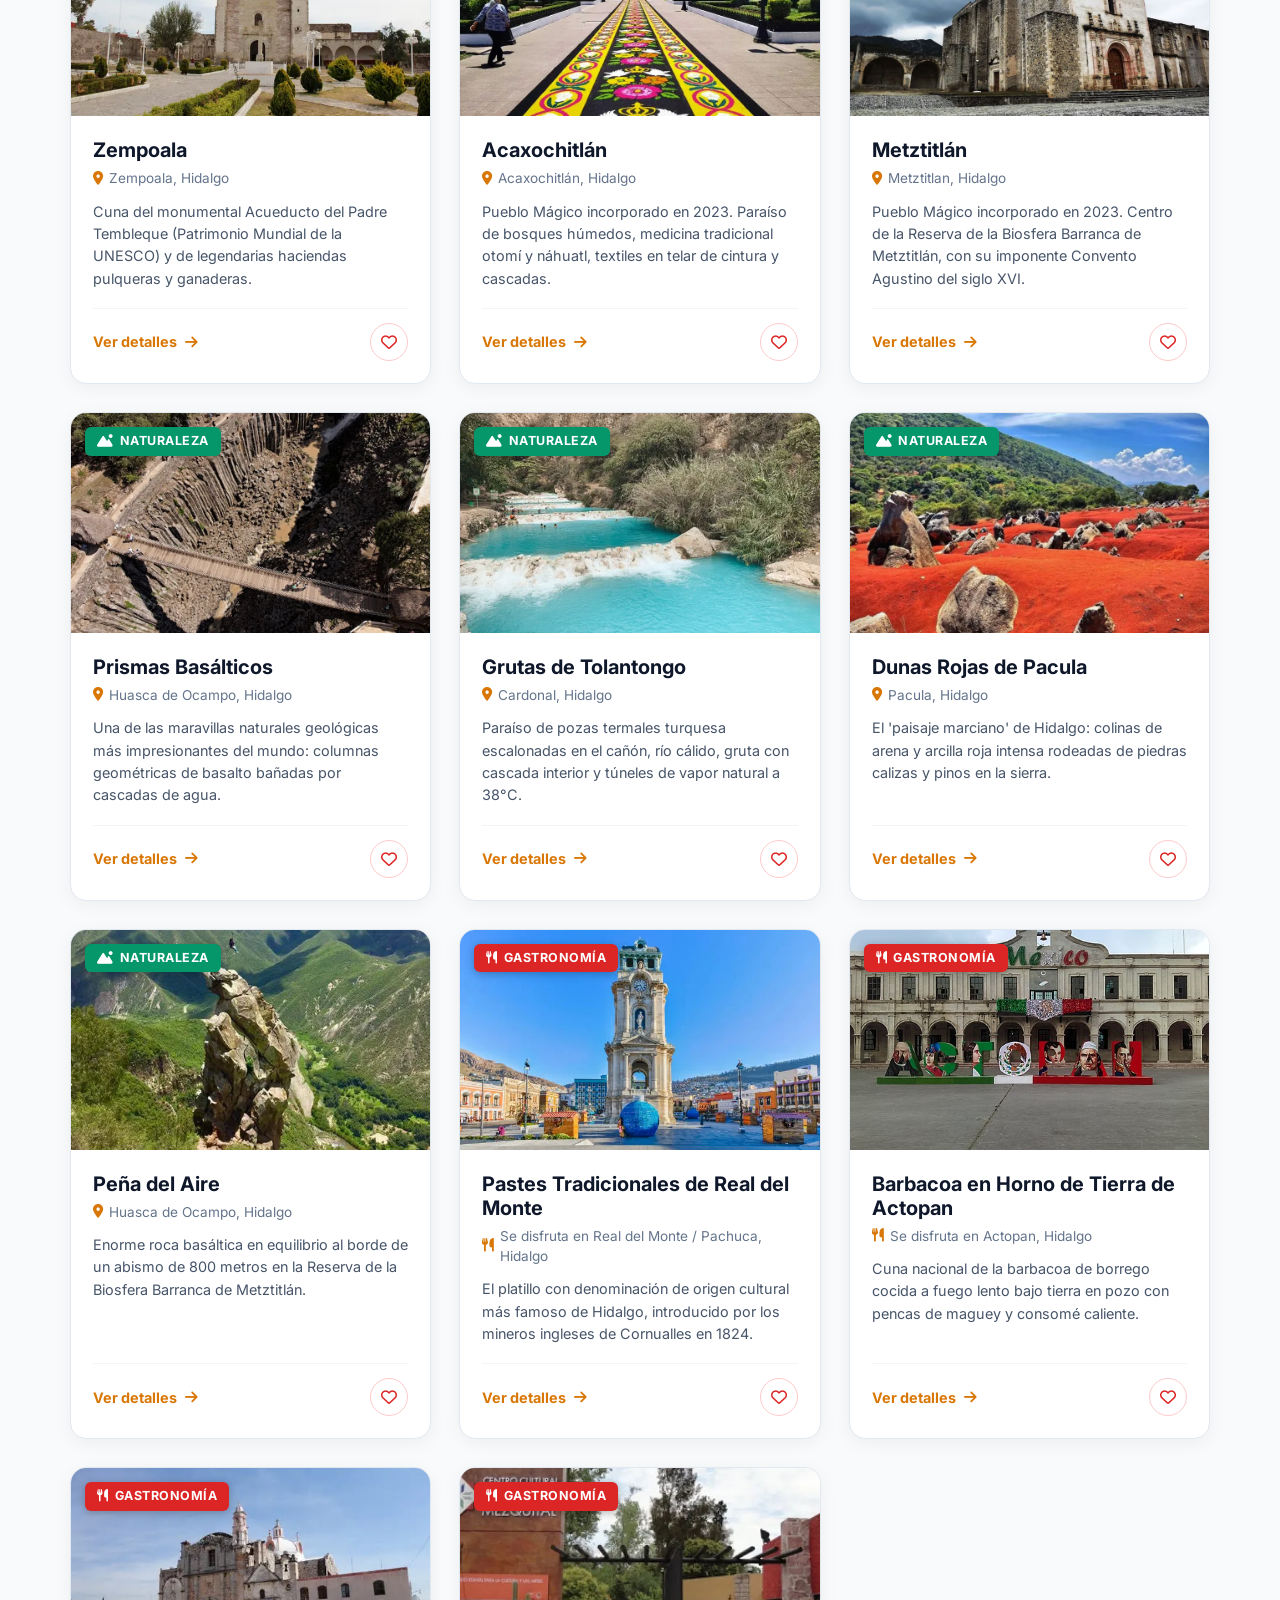
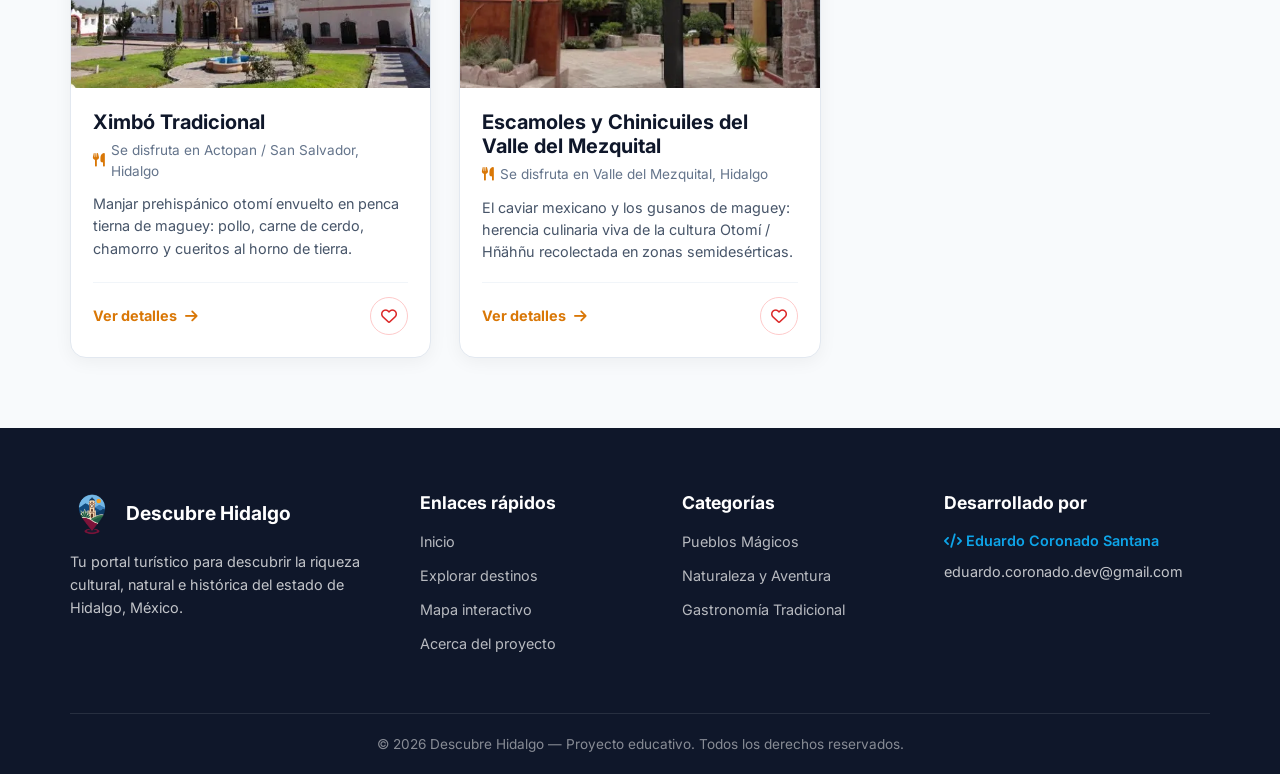
<file: html/explorar.html>
<!DOCTYPE html>
<html lang="es">
    <head>
        <title>Descubre Hidalgo | Catálogo de Destinos</title>
        <meta name="keywords" content="destinos hidalgo, pueblos mágicos, naturaleza hidalgo, gastronomía hidalgo, turismo hidalgo">
        <meta charset="UTF-8">
        <meta name="viewport" content="width=device-width, initial-scale=1">
        <meta name="author" content="Eduardo Coronado Santana">
        <meta name="description" content="Catálogo completo de lugares turísticos, pueblos mágicos, atracciones naturales y gastronomía en Hidalgo.">
        <meta http-equiv="X-UA-Compatible" content="IE=edge">
        <link rel="icon" type="image/png" sizes="64x64" href="../img/favicon-hidalgo.png">
        <link rel="apple-touch-icon" href="../img/pin-turistico-hidalgo-icono-favicon.png">
        <meta name="theme-color" content="#0f172a">

        <!-- Bootstrap 5 CSS -->
        <link href="https://cdn.jsdelivr.net/npm/bootstrap@5.3.3/dist/css/bootstrap.min.css" rel="stylesheet">
        <!-- Font Awesome -->
        <link href="https://cdnjs.cloudflare.com/ajax/libs/font-awesome/6.5.1/css/all.min.css" rel="stylesheet">
        <!-- Google Font -->
        <link href="https://fonts.googleapis.com/css2?family=Inter:wght@400;500;600;700;800&display=swap" rel="stylesheet">
        <!-- Estilos propios -->
        <link href="../css/style.css" rel="stylesheet">
        <link href="../css/explorar.css" rel="stylesheet">
    </head>

    <body class="pagina-interna">

        <header>
            <nav class="navbar navbar-expand-lg barra-navegacion barra-interna" id="barra-principal">
                <div class="container">
                    <a class="navbar-brand marca-nav" href="../index.html">
                        <img src="../img/pin-turistico-hidalgo-icono-favicon.png" alt="Pin turístico de Descubre Hidalgo" class="logo-nav">
                        Descubre Hidalgo
                    </a>
                    <button class="navbar-toggler boton-hamburguesa" type="button" data-bs-toggle="collapse" data-bs-target="#menu-navegacion" aria-controls="menu-navegacion" aria-expanded="false" aria-label="Abrir menú de navegación">
                        <span class="navbar-toggler-icon"></span>
                    </button>
                    <div class="collapse navbar-collapse" id="menu-navegacion">
                        <ul class="navbar-nav ms-auto enlaces-nav">
                            <li class="nav-item">
                                <a class="nav-link" href="../index.html"><i class="fa-solid fa-house"></i> Inicio</a>
                            </li>
                            <li class="nav-item">
                                <a class="nav-link activo" href="explorar.html"><i class="fa-solid fa-compass"></i> Explorar</a>
                            </li>
                            <li class="nav-item">
                                <a class="nav-link" href="mapa.html"><i class="fa-solid fa-map-location-dot"></i> Mapa</a>
                            </li>
                            <li class="nav-item">
                                <a class="nav-link" href="acerca.html"><i class="fa-solid fa-circle-info"></i> Acerca de</a>
                            </li>
                        </ul>
                    </div>
                </div>
            </nav>
        </header>

        <main>
            <section class="encabezado-pagina">
                <div class="contenedor texto-centro">
                    <span class="subtitulo-encabezado"><i class="fa-solid fa-compass"></i> Guía Turística</span>
                    <h1 class="titulo-encabezado">Destinos Turísticos de Hidalgo</h1>
                </div>
            </section>

            <section class="seccion-filtros">
                <div class="contenedor">
                    <div class="fila-filtros">
                        <!-- Campo de búsqueda -->
                        <div class="caja-buscador">
                            <i class="fa-solid fa-magnifying-glass icono-buscador"></i>
                            <input type="text" id="campo-busqueda" class="campo-texto" placeholder="Buscar por nombre o municipio..." aria-label="Buscar destino">
                        </div>

                        <!-- Botones de categoría -->
                        <div class="grupo-botones-filtro" role="group" aria-label="Filtrar por categoría">
                            <button type="button" class="boton-filtro activo" data-categoria="todos">Todos</button>
                            <button type="button" class="boton-filtro" data-categoria="pueblos-magicos">Pueblos Mágicos</button>
                            <button type="button" class="boton-filtro" data-categoria="naturaleza">Naturaleza</button>
                            <button type="button" class="boton-filtro" data-categoria="gastronomia">Gastronomía</button>
                            <button type="button" class="boton-filtro boton-favoritos" data-categoria="favoritos"><i class="fa-regular fa-heart"></i> Guardados</button>
                        </div>
                    </div>

                    <!-- Contador de resultados -->
                    <div class="contador-resultados">
                        <span id="texto-contador">Mostrando 12 destinos</span>
                    </div>
                </div>
            </section>

            <section class="seccion-catalogo">
                <div class="contenedor">
                    <!-- Cuadrícula donde se inyectan las tarjetas con JS -->
                    <div class="rejilla-catalogo" id="contenedor-destinos">
                        <!-- Se llena dinámicamente con JavaScript desde datos-destinos.js -->
                    </div>

                    <!-- Mensaje si no hay resultados -->
                    <div class="mensaje-vacio d-none" id="mensaje-sin-resultados">
                        <i class="fa-solid fa-location-dot-slash icono-vacio"></i>
                        <h3>No encontramos destinos</h3>
                        <p>Intenta con otra palabra clave o selecciona otra categoría.</p>
                        <button type="button" class="boton-reiniciar-filtro" id="boton-limpiar-busqueda">Ver todos los destinos</button>
                    </div>
                </div>
            </section>
        </main>

        <footer class="pie-pagina">
            <div class="contenedor">
                <div class="rejilla-pie">
                    <div class="columna-pie">
                        <div class="logo-pie">
                            <img src="../img/pin-turistico-hidalgo-icono-favicon.png" alt="Pin turístico de Descubre Hidalgo" class="logo-pie-imagen">
                            <span>Descubre Hidalgo</span>
                        </div>
                        <p class="descripcion-pie">Tu portal turístico para descubrir la riqueza cultural, natural e histórica del estado de Hidalgo, México.</p>
                    </div>

                    <div class="columna-pie">
                        <h4>Enlaces rápidos</h4>
                        <ul class="lista-pie">
                            <li><a href="../index.html">Inicio</a></li>
                            <li><a href="explorar.html">Explorar destinos</a></li>
                            <li><a href="mapa.html">Mapa interactivo</a></li>
                            <li><a href="acerca.html">Acerca del proyecto</a></li>
                        </ul>
                    </div>

                    <div class="columna-pie">
                        <h4>Categorías</h4>
                        <ul class="lista-pie">
                            <li><a href="explorar.html#pueblos-magicos">Pueblos Mágicos</a></li>
                            <li><a href="explorar.html#naturaleza">Naturaleza y Aventura</a></li>
                            <li><a href="explorar.html#gastronomia">Gastronomía Tradicional</a></li>
                        </ul>
                    </div>

                    <div class="columna-pie">
                        <h4>Desarrollado por</h4>
                        <p class="credito-autor"><i class="fa-solid fa-code"></i> Eduardo Coronado Santana</p>
                        <p class="correo-desarrolador">eduardo.coronado.dev@gmail.com</p>
                    </div>
                </div>

                <div class="linea-inferior-pie">
                    <p>&copy; 2026 Descubre Hidalgo — Proyecto educativo. Todos los derechos reservados.</p>
                </div>
            </div>
        </footer>
        <!-- Bootstrap 5 JS -->
        <script src="https://cdn.jsdelivr.net/npm/bootstrap@5.3.3/dist/js/bootstrap.bundle.min.js"></script>
        <!-- Datos de destinos -->
        <script src="../js/datos-destinos.js"></script>
        <!-- Lógica interactiva de catálogo -->
        <script src="../js/explorar.js"></script>
    </body>
</html>
</file>
<file: css/style.css>
@import url('https://fonts.googleapis.com/css2?family=Inter:wght@400;500;600;700;800&display=swap');

* {
    margin: 0;
    padding: 0;
    box-sizing: border-box;
}

html {
    scroll-behavior: smooth;
}

body {
    width: 100%;
    margin: 0;
    padding: 0;
    font-family: 'Inter', system-ui, -apple-system, "Segoe UI", Roboto, sans-serif;
    color: #1f2937;
    background-color: #fafafa;
}

a {
    text-decoration: none;
    color: inherit;
}

.contenedor {
    width: min(1140px, calc(100% - 32px));
    margin: 0 auto;
}

.texto-centro {
    text-align: center;
}


.barra-navegacion {
    position: fixed;
    top: 0;
    left: 0;
    width: 100%;
    z-index: 1000;
    padding: 14px 0;
    transition: background-color 0.35s ease, box-shadow 0.35s ease, padding 0.35s ease;
    background-color: transparent;
}

.barra-con-fondo {
    background-color: rgba(15, 23, 42, 0.95);
    box-shadow: 0 4px 20px rgba(0, 0, 0, 0.15);
    padding: 8px 0;
    backdrop-filter: blur(12px);
}

.marca-nav {
    display: flex;
    align-items: center;
    gap: 10px;
    font-weight: 700;
    font-size: 1.3rem;
    color: #ffffff !important;
}

.logo-nav {
    width: 38px;
    height: 38px;
    object-fit: contain;
}

.enlaces-nav .nav-link {
    color: rgba(255, 255, 255, 0.85) !important;
    font-weight: 500;
    font-size: 0.95rem;
    padding: 8px 16px !important;
    border-radius: 8px;
    transition: color 0.3s ease, background-color 0.3s ease;
    display: flex;
    align-items: center;
    gap: 6px;
}

.enlaces-nav .nav-link:hover,
.enlaces-nav .nav-link.activo {
    color: #ffffff !important;
    background-color: rgba(255, 255, 255, 0.12);
}

.boton-hamburguesa {
    border-color: rgba(255, 255, 255, 0.4);
}

.boton-hamburguesa .navbar-toggler-icon {
    filter: brightness(0) invert(1);
}


/* ==========================================
   PIE DE PÁGINA
   ========================================== */
.pie-pagina {
    background-color: #0f172a;
    color: rgba(255, 255, 255, 0.75);
    padding: 4rem 0 0 0;
}

.rejilla-pie {
    display: grid;
    grid-template-columns: 1.4fr 1fr 1fr 1.2fr;
    gap: 40px;
    padding-bottom: 3rem;
}

.columna-pie h4 {
    color: #ffffff;
    font-size: 1.1rem;
    font-weight: 700;
    margin-bottom: 16px;
}

.columna-pie p {
    font-size: 0.9rem;
    line-height: 1.6;
    margin-bottom: 8px;
}

.logo-pie {
    display: flex;
    align-items: center;
    gap: 12px;
    margin-bottom: 14px;
    font-size: 1.2rem;
    font-weight: 700;
    color: #ffffff;
}

.logo-pie img,
img.logo-pie,
.logo-pie-imagen {
    width: 44px;
    height: 44px;
    max-width: 44px;
    max-height: 44px;
    object-fit: contain;
    display: inline-block;
    flex-shrink: 0;
}

.lista-pie {
    list-style: none;
    padding: 0;
    margin: 0;
}

.lista-pie li {
    margin-bottom: 10px;
}

.lista-pie a {
    color: rgba(255, 255, 255, 0.7);
    font-size: 0.9rem;
    transition: color 0.3s ease, padding-left 0.3s ease;
}

.lista-pie a:hover {
    color: #ffffff;
    padding-left: 4px;
}

.credito-autor {
    color: #0ea5e9;
    font-weight: 600;
}

.linea-inferior-pie {
    border-top: 1px solid rgba(255, 255, 255, 0.1);
    padding: 20px 0;
    text-align: center;
}

.linea-inferior-pie p {
    font-size: 0.85rem;
    margin: 0;
    color: rgba(255, 255, 255, 0.5);
}



.pagina-interna {
    padding-top: 76px;
    background-color: #f8fafc;
}

.barra-interna {
    background-color: #0f172a !important;
    box-shadow: 0 4px 20px rgba(0, 0, 0, 0.2);
}


.encabezado-pagina {
    background-color: #0f172a;
    color: #ffffff;
    padding: 60px 0 50px 0;
    margin-bottom: 30px;
    position: relative;
    overflow: hidden;
}

.encabezado-pagina::before {
    content: '';
    position: absolute;
    inset: -8px;
    background: url('../img/reloj_hidalgo_banner.webp') center 42% / cover no-repeat;
    filter: blur(5px);
    transform: scale(1.03);
    pointer-events: none;
}

.encabezado-pagina::after {
    content: '';
    position: absolute;
    inset: 0;
    background: linear-gradient(115deg, rgba(15, 23, 42, 0.88), rgba(15, 23, 42, 0.72));
    pointer-events: none;
}

.encabezado-pagina > .contenedor {
    position: relative;
    z-index: 1;
}

.subtitulo-encabezado {
    display: inline-block;
    font-size: 0.85rem;
    font-weight: 700;
    text-transform: uppercase;
    letter-spacing: 1.5px;
    color: #fbbf24;
    margin-bottom: 12px;
}

.titulo-encabezado {
    font-size: 2.5rem;
    font-weight: 800;
    color: #ffffff;
    margin-bottom: 12px;
    letter-spacing: -0.5px;
}

.descripcion-encabezado {
    font-size: 1.1rem;
    color: #cbd5e1;
    max-width: 680px;
    margin: 0 auto;
    line-height: 1.6;
}



.insignia-categoria {
    display: inline-flex;
    align-items: center;
    gap: 6px;
    padding: 5px 12px;
    font-size: 0.78rem;
    font-weight: 700;
    text-transform: uppercase;
    letter-spacing: 0.5px;
    border-radius: 6px;
    color: #ffffff;
}

.icono-pin-turistico {
    width: 1em;
    height: 1em;
    object-fit: contain;
    vertical-align: -0.12em;
}

.icono-pin-pilar {
    width: 1.35em;
    height: 1.35em;
}

.categoria-pueblos-magicos {
    background-color: #d97706;
}

.categoria-naturaleza {
    background-color: #059669;
}

.categoria-gastronomia {
    background-color: #dc2626;
}

/* Ajustes compartidos para que la navegación y el pie no se desborden. */
@media (max-width: 991.98px) {
    .barra-navegacion:not(.barra-interna) .navbar-collapse {
        margin-top: 10px;
        padding: 8px;
        border-radius: 12px;
        background-color: rgba(15, 23, 42, 0.96);
    }

    .rejilla-pie {
        grid-template-columns: repeat(2, minmax(0, 1fr));
        gap: 32px;
    }
}

@media (max-width: 640px) {
    .contenedor {
        width: min(100% - 28px, 1140px);
    }

    .rejilla-pie {
        grid-template-columns: minmax(0, 1fr);
        gap: 28px;
    }

    .pie-pagina {
        padding-top: 3rem;
    }

    .linea-inferior-pie p {
        line-height: 1.6;
    }
}
</file>
<file: css/inicio.css>
.portada {
    position: relative;
    width: 100%;
    height: 600px;
    overflow: hidden;
}

.portada img {
    width: 100%;
    height: 100%;
    object-fit: cover;
    display: block;
}

.portada::after {
    content: "";
    position: absolute;
    inset: 0;
    background: linear-gradient(
        to bottom,
        rgba(0, 0, 0, 0.25),
        rgba(0, 0, 0, 0.60)
    );
}

.contenido-portada {
    position: absolute;
    z-index: 1;
    top: 50%;
    left: 50%;
    transform: translate(-50%, -50%);
    text-align: center;
    color: white;
    width: 90%;
    max-width: 700px;
    text-shadow: 2px 2px 8px rgba(0, 0, 0, 0.6);
}

.contenido-portada h1 {
    font-size: 3rem;
    font-weight: 800;
    margin-bottom: 8px;
    letter-spacing: -0.5px;
}

.contenido-portada h2 {
    font-size: 1.25rem;
    font-weight: 400;
    margin-bottom: 8px;
    opacity: 0.9;
}

.contenido-portada p {
    font-size: 1.1rem;
    margin-bottom: 28px;
    opacity: 0.85;
}

.boton-portada {
    display: inline-flex;
    align-items: center;
    gap: 8px;
    background-color: #ffffff;
    color: #0f172a;
    padding: 14px 32px;
    border-radius: 50px;
    font-weight: 600;
    font-size: 1rem;
    transition: transform 0.3s ease, box-shadow 0.3s ease;
    text-shadow: none;
}

.boton-portada:hover {
    transform: translateY(-3px);
    box-shadow: 0 12px 28px rgba(0, 0, 0, 0.3);
    color: #0f172a;
}


/* Posicionamiento superpuesto a la portada */
.seccion-tarjetas {
    position: relative;
    margin-top: -60px;
    z-index: 10;
}

/* rejilla de tarjetas con proporción equilibrada */
.rejilla-tarjetas {
    display: grid;
    grid-template-columns: repeat(3, 1fr);
    gap: 24px;
    align-items: stretch;
}

/* estilo base compartido para todas las tarjetas */
.tarjeta {
    position: relative;
    width: 100%;
    height: 320px;
    border-radius: 18px;
    overflow: hidden;
    box-shadow: 0 10px 30px rgba(0, 0, 0, 0.10);
    transition: transform 0.35s ease, box-shadow 0.35s ease;
    cursor: pointer;
    display: block;
}

/* Efecto hover */
.tarjeta:hover {
    transform: translateY(-8px);
    box-shadow: 0 18px 40px rgba(0, 0, 0, 0.18);
}


.tarjeta-clasica {
    background-color: #ffffff;
    display: flex;
    flex-direction: column;
    align-items: center;
    justify-content: center;
    padding: 32px 24px;
    text-align: center;
    border: 1px solid rgba(0, 0, 0, 0.06);
}

.tarjeta-clasica .icono-tarjeta {
    display: flex;
    align-items: center;
    justify-content: center;
    width: 100%;
    margin-bottom: 16px;
}

.tarjeta-clasica #icono-pm {
    width: 120px;
    max-width: 55%;
    height: auto;
    max-height: 120px;
    object-fit: contain;
    display: block;
    transition: transform 0.4s ease;
}

.tarjeta-clasica:hover #icono-pm {
    transform: rotate(10deg) scale(1.08);
}

.tarjeta-clasica .titulo-tarjeta {
    color: #1f2937;
    font-size: 1.3rem;
    font-weight: 700;
    margin: 0 0 8px 0;
}

.tarjeta-clasica .descripcion-tarjeta {
    color: #6b7280;
    font-size: 0.9rem;
    line-height: 1.5;
    margin: 0;
}

/* --------------------
   Tarjetas superpuestas*/
.tarjeta-superpuesta {
    background-color: #1a1a1a;
}

.tarjeta-superpuesta .imagen-fondo-tarjeta {
    position: absolute;
    inset: 0;
    width: 100%;
    height: 100%;
    object-fit: cover;
    display: block;
    transition: transform 0.5s ease;
}

.tarjeta-superpuesta:hover .imagen-fondo-tarjeta {
    transform: scale(1.06);
}

/* Degradado oscuro para contraste del texto */
.tarjeta-superpuesta::after {
    content: "";
    position: absolute;
    inset: 0;
    background: linear-gradient(
        180deg,
        rgba(0, 0, 0, 0.0) 25%,
        rgba(0, 0, 0, 0.35) 60%,
        rgba(0, 0, 0, 0.85) 100%
    );
    pointer-events: none;
    z-index: 1;
}

/* Contenido de texto superpuesto abajo */
.tarjeta-superpuesta .contenido-tarjeta {
    position: absolute;
    bottom: 0;
    left: 0;
    right: 0;
    z-index: 2;
    padding: 24px 20px;
}

.tarjeta-superpuesta .titulo-tarjeta {
    color: #ffffff;
    font-size: 1.3rem;
    font-weight: 700;
    margin: 0 0 6px 0;
    text-shadow: 0 2px 6px rgba(0, 0, 0, 0.7);
}

.tarjeta-superpuesta .descripcion-tarjeta {
    color: rgba(255, 255, 255, 0.85);
    font-size: 0.88rem;
    line-height: 1.5;
    margin: 0;
    text-shadow: 0 1px 4px rgba(0, 0, 0, 0.5);
}

/* ==========================================
   SECCIÓN INFORMATIVA
   ========================================== */
.seccion-informativa {
    padding: 5rem 0 3rem 0;
}

.etiqueta-seccion {
    display: inline-block;
    background-color: #0ea5e9;
    color: #ffffff;
    font-size: 0.8rem;
    font-weight: 600;
    padding: 6px 18px;
    border-radius: 50px;
    margin-bottom: 16px;
    text-transform: uppercase;
    letter-spacing: 1px;
}

.titulo-seccion {
    font-weight: 800;
    font-size: 2rem;
    color: #0f172a;
    margin-bottom: 1rem;
    letter-spacing: -0.3px;
}

.texto-seccion {
    max-width: 700px;
    margin: 0 auto;
    color: #6b7280;
    line-height: 1.7;
    font-size: 1.05rem;
}

.cabecera-historia {
    margin-bottom: 2.25rem;
}

.contenido-historia-hidalgo {
    display: grid;
    grid-template-columns: minmax(0, 1fr) minmax(360px, 0.95fr);
    gap: 3rem;
    align-items: center;
}

.texto-historia-hidalgo p {
    color: #475569;
    font-size: 1rem;
    line-height: 1.78;
    margin: 0 0 1rem;
}

.enlace-historia {
    display: inline-flex;
    align-items: center;
    gap: 8px;
    margin-top: 0.55rem;
    color: #b45309;
    font-weight: 800;
}

.enlace-historia:hover {
    color: #92400e;
}

.galeria-historia-hidalgo {
    display: grid;
    grid-template-columns: repeat(2, 1fr);
    grid-template-rows: 175px 175px;
    gap: 14px;
}

.foto-historia {
    position: relative;
    overflow: hidden;
    border-radius: 16px;
    margin: 0;
    background: #e2e8f0;
    box-shadow: 0 8px 20px rgba(15, 23, 42, 0.12);
}

.foto-historia-grande {
    grid-row: span 2;
}

.foto-historia img {
    width: 100%;
    height: 100%;
    display: block;
    object-fit: cover;
    transition: transform 0.3s ease;
}

.foto-historia-boton {
    display: block;
    width: 100%;
    height: 100%;
    padding: 0;
    border: 0;
    background: transparent;
    cursor: zoom-in;
}

.foto-historia-boton:focus-visible {
    outline: 3px solid #f59e0b;
    outline-offset: -3px;
}

.foto-historia:hover img {
    transform: scale(1.05);
}

.foto-historia figcaption {
    position: absolute;
    right: 0;
    bottom: 0;
    left: 0;
    padding: 22px 14px 12px;
    color: #fff;
    font-size: 0.82rem;
    font-weight: 700;
    background: linear-gradient(transparent, rgba(15, 23, 42, 0.82));
}

.visor-foto-historia {
    position: fixed;
    width: min(90vw, 1100px);
    max-width: none;
    max-height: 90vh;
    padding: 2.5rem 1rem 1rem;
    border: 0;
    border-radius: 16px;
    background: #0f172a;
    color: #fff;
}

.visor-foto-historia::backdrop {
    background: rgba(15, 23, 42, 0.85);
}

.visor-foto-imagen {
    display: block;
    width: 100%;
    max-height: 75vh;
    object-fit: contain;
}

.visor-foto-descripcion {
    margin: 0.75rem 0 0;
    text-align: center;
    font-weight: 600;
}

.visor-foto-cerrar {
    position: absolute;
    top: 0.35rem;
    right: 0.75rem;
    border: 0;
    background: transparent;
    color: #fff;
    font-size: 2rem;
    line-height: 1;
    cursor: pointer;
}

.seccion-legado-hidalgo {
    padding: 3rem 0 5rem;
}

.contenido-legado-hidalgo {
    display: grid;
    grid-template-columns: minmax(0, 1fr) minmax(0, 1fr);
    overflow: hidden;
    border: 1px solid #e2e8f0;
    border-radius: 22px;
    background: #fff;
    box-shadow: 0 12px 30px rgba(15, 23, 42, 0.08);
}

.imagen-legado-hidalgo {
    min-height: 520px;
    background: #e2e8f0;
}

.imagen-legado-hidalgo img {
    display: block;
    width: 100%;
    height: 100%;
    object-fit: cover;
}

.texto-legado-hidalgo {
    padding: 3.25rem;
}

.texto-legado-hidalgo .titulo-seccion {
    font-size: 1.8rem;
}

.texto-legado-hidalgo > p:not(.fuentes-legado) {
    color: #475569;
    line-height: 1.75;
    margin-bottom: 1rem;
}

.datos-legado-hidalgo {
    display: grid;
    grid-template-columns: repeat(3, 1fr);
    gap: 10px;
    margin: 1.6rem 0;
}

.datos-legado-hidalgo div {
    border-left: 3px solid #d97706;
    padding: 4px 0 4px 10px;
}

.datos-legado-hidalgo strong,
.datos-legado-hidalgo span {
    display: block;
}

.datos-legado-hidalgo strong {
    color: #0f172a;
    font-size: 1rem;
}

.datos-legado-hidalgo span,
.fuentes-legado {
    color: #64748b;
    font-size: 0.8rem;
    line-height: 1.45;
}

.fuentes-legado {
    margin: 0;
}

.fuentes-legado a {
    color: #b45309;
    font-weight: 700;
}

/* ==========================================
   DESTINOS DESTACADOS
   ========================================== */
.seccion-destacados {
    padding: 2rem 0 5rem 0;
}

.rejilla-destacados {
    display: grid;
    grid-template-columns: repeat(4, 1fr);
    gap: 24px;
    margin-top: 3rem;
}

.tarjeta-destino {
    display: block;
    background-color: #ffffff;
    border-radius: 16px;
    overflow: hidden;
    box-shadow: 0 4px 16px rgba(0, 0, 0, 0.07);
    transition: transform 0.35s ease, box-shadow 0.35s ease;
}

.tarjeta-destino:hover {
    transform: translateY(-6px);
    box-shadow: 0 14px 32px rgba(0, 0, 0, 0.13);
}

.imagen-destino {
    position: relative;
    width: 100%;
    height: 200px;
    overflow: hidden;
}

.imagen-destino img {
    width: 100%;
    height: 100%;
    object-fit: cover;
    display: block;
    transition: transform 0.4s ease;
}

.tarjeta-destino:hover .imagen-destino img {
    transform: scale(1.06);
}

.etiqueta-categoria {
    position: absolute;
    top: 12px;
    left: 12px;
    padding: 4px 12px;
    border-radius: 50px;
    font-size: 0.75rem;
    font-weight: 600;
    color: #ffffff;
    z-index: 2;
}

.etiqueta-naturaleza {
    background-color: #10b981;
}

.etiqueta-pueblo {
    background-color: #8b5cf6;
}

.etiqueta-gastronomia {
    background-color: #f59e0b;
}

.info-destino {
    padding: 18px 16px 20px 16px;
}

.info-destino h3 {
    font-size: 1.1rem;
    font-weight: 700;
    margin-bottom: 4px;
    color: #0f172a;
}

.ubicacion-destino {
    font-size: 0.82rem;
    color: #9ca3af;
    margin-bottom: 8px;
    display: flex;
    align-items: center;
    gap: 5px;
}

.ubicacion-destino i {
    color: #ef4444;
    font-size: 0.75rem;
}

.resumen-destino {
    font-size: 0.88rem;
    color: #6b7280;
    line-height: 1.5;
    margin: 0;
}

.contenedor-boton-ver-mas {
    margin-top: 3rem;
}

.boton-ver-mas {
    display: inline-flex;
    align-items: center;
    gap: 8px;
    background-color: #0ea5e9;
    color: #ffffff;
    padding: 14px 36px;
    border-radius: 50px;
    font-weight: 600;
    font-size: 1rem;
    transition: transform 0.3s ease, box-shadow 0.3s ease, opacity 0.3s ease;
}

.boton-ver-mas:hover {
    transform: translateY(-3px);
    box-shadow: 0 10px 24px rgba(99, 102, 241, 0.35);
    color: #ffffff;
    opacity: 0.92;
}

/* ==========================================
   LLAMADA A LA ACCIÓN (CTA MAPA)
   ========================================== */
.seccion-cta {
    position: relative;
    width: 100%;
    height: 420px;
    overflow: hidden;
}

.fondo-cta {
    position: absolute;
    inset: 0;
}

.imagen-cta {
    width: 100%;
    height: 100%;
    object-fit: cover;
    display: block;
}

.fondo-cta::after {
    content: "";
    position: absolute;
    inset: 0;
    background: linear-gradient(
        135deg,
        rgba(15, 23, 42, 0.88),
        rgba(99, 102, 241, 0.7)
    );
}

.contenido-cta {
    position: relative;
    z-index: 2;
    display: flex;
    align-items: center;
    justify-content: center;
    height: 100%;
    color: #ffffff;
}

.icono-cta {
    font-size: 3rem;
    margin-bottom: 16px;
    opacity: 0.85;
}

.contenido-cta h2 {
    font-size: 2.2rem;
    font-weight: 800;
    margin-bottom: 12px;
    letter-spacing: -0.3px;
}

.contenido-cta p {
    font-size: 1.1rem;
    max-width: 550px;
    margin: 0 auto 28px auto;
    opacity: 0.9;
    line-height: 1.6;
}

.boton-cta {
    display: inline-flex;
    align-items: center;
    gap: 8px;
    background-color: #ffffff;
    color: #0f172a;
    padding: 14px 36px;
    border-radius: 50px;
    font-weight: 600;
    font-size: 1rem;
    transition: transform 0.3s ease, box-shadow 0.3s ease;
}

.boton-cta:hover {
    transform: translateY(-3px);
    box-shadow: 0 12px 28px rgba(0, 0, 0, 0.25);
    color: #0f172a;
}


/* ==========================================
   DISEÑO RESPONSIVO
   ========================================== */

/* Tablets */
@media (max-width: 992px) {
    .contenido-historia-hidalgo {
        grid-template-columns: 1fr;
        gap: 2rem;
    }

    .contenido-legado-hidalgo {
        grid-template-columns: 1fr;
    }

    .imagen-legado-hidalgo {
        min-height: 340px;
    }

    .rejilla-tarjetas {
        grid-template-columns: repeat(2, 1fr);
        gap: 20px;
    }

    .tarjeta-clasica {
        grid-column: span 2;
        height: 240px;
    }

    .tarjeta {
        height: 280px;
    }

    .rejilla-destacados {
        grid-template-columns: repeat(2, 1fr);
    }

    .rejilla-pie {
        grid-template-columns: repeat(2, 1fr);
        gap: 32px;
    }

    .contenido-portada h1 {
        font-size: 2.4rem;
    }
}

/* Móviles */
@media (max-width: 640px) {
    .seccion-informativa {
        padding-top: 3.5rem;
    }

    .contenido-historia-hidalgo {
        gap: 1.5rem;
    }

    .galeria-historia-hidalgo {
        grid-template-rows: 145px 145px;
        gap: 10px;
    }

    .seccion-legado-hidalgo {
        padding: 2rem 0 3.5rem;
    }

    .imagen-legado-hidalgo {
        min-height: 250px;
    }

    .texto-legado-hidalgo {
        padding: 2rem 1.25rem;
    }

    .datos-legado-hidalgo {
        grid-template-columns: 1fr;
    }

    .portada {
        height: 500px;
    }

    .contenido-portada h1 {
        font-size: 2rem;
    }

    .contenido-portada h2 {
        font-size: 1rem;
    }

    .contenido-portada p {
        font-size: 0.95rem;
    }

    .boton-portada {
        padding: 12px 24px;
        font-size: 0.9rem;
    }

    .seccion-tarjetas {
        margin-top: -40px;
    }

    .rejilla-tarjetas {
        grid-template-columns: 1fr;
        gap: 16px;
    }

    .tarjeta-clasica {
        grid-column: span 1;
        height: 220px;
    }

    .tarjeta {
        height: 260px;
    }

    .titulo-seccion {
        font-size: 1.6rem;
    }

    .rejilla-destacados {
        grid-template-columns: 1fr;
        gap: 20px;
    }

    .seccion-cta {
        height: 380px;
    }

    .contenido-cta h2 {
        font-size: 1.6rem;
    }

    .contenido-cta p {
        font-size: 0.95rem;
    }

    .rejilla-pie {
        grid-template-columns: 1fr;
        gap: 28px;
    }
}
</file>
<file: css/explorar.css>
.seccion-filtros {
    margin-bottom: 32px;
}

.fila-filtros {
    display: flex;
    flex-wrap: wrap;
    gap: 16px;
    justify-content: space-between;
    align-items: center;
    background-color: #ffffff;
    padding: 18px 24px;
    border-radius: 16px;
    box-shadow: 0 4px 18px rgba(0, 0, 0, 0.04);
    border: 1px solid #e2e8f0;
}

.caja-buscador {
    position: relative;
    flex: 1;
    min-width: 260px;
}

.icono-buscador {
    position: absolute;
    left: 14px;
    top: 50%;
    transform: translateY(-50%);
    color: #94a3b8;
}

.campo-texto {
    width: 100%;
    padding: 10px 16px 10px 40px;
    border: 1px solid #cbd5e1;
    border-radius: 10px;
    font-size: 0.95rem;
    color: #1e293b;
    outline: none;
    transition: border-color 0.2s ease, box-shadow 0.2s ease;
}

.campo-texto:focus {
    border-color: #d97706;
    box-shadow: 0 0 0 3px rgba(217, 119, 6, 0.15);
}

.grupo-botones-filtro {
    display: flex;
    flex-wrap: wrap;
    gap: 8px;
}

.boton-filtro {
    background-color: #f1f5f9;
    border: 1px solid #e2e8f0;
    color: #475569;
    font-size: 0.9rem;
    font-weight: 600;
    padding: 8px 18px;
    border-radius: 9999px;
    cursor: pointer;
    transition: all 0.2s ease;
}

.boton-filtro:hover {
    background-color: #e2e8f0;
    color: #0f172a;
}

.boton-filtro.activo {
    background-color: #0f172a;
    border-color: #0f172a;
    color: #ffffff;
}

.contador-resultados {
    margin-top: 14px;
    font-size: 0.9rem;
    color: #64748b;
    font-weight: 500;
}


/* ==========================================
   REJILLA DE DESTINOS (CATÁLOGO)
   ========================================== */
.seccion-catalogo {
    padding-bottom: 70px;
}

.rejilla-catalogo {
    display: grid;
    grid-template-columns: repeat(3, 1fr);
    gap: 28px;
}

.tarjeta-destino {
    background-color: #ffffff;
    border-radius: 16px;
    overflow: hidden;
    box-shadow: 0 4px 18px rgba(0, 0, 0, 0.05);
    border: 1px solid #e2e8f0;
    display: flex;
    flex-direction: column;
    transition: transform 0.25s ease, box-shadow 0.25s ease;
}

.tarjeta-destino:hover {
    transform: translateY(-6px);
    box-shadow: 0 12px 28px rgba(0, 0, 0, 0.1);
}

.espacio-imagen-destino {
    position: relative;
    width: 100%;
    height: 220px;
    background-color: #e2e8f0;
    overflow: hidden;
}

.imagen-destino {
    width: 100%;
    height: 100%;
    object-fit: cover;
    display: block;
    transition: transform 0.35s ease;
}

.tarjeta-destino:hover .imagen-destino {
    transform: scale(1.05);
}

.espacio-imagen-destino .insignia-categoria {
    position: absolute;
    top: 14px;
    left: 14px;
    box-shadow: 0 2px 8px rgba(0, 0, 0, 0.25);
}

.cuerpo-tarjeta-destino {
    padding: 22px;
    display: flex;
    flex-direction: column;
    flex: 1;
}

.titulo-destino {
    font-size: 1.25rem;
    font-weight: 700;
    color: #0f172a;
    margin-bottom: 6px;
}

.ubicacion-destino {
    font-size: 0.85rem;
    color: #64748b;
    margin-bottom: 12px;
    display: flex;
    align-items: center;
    gap: 6px;
}

.ubicacion-destino i {
    color: #d97706;
}

.resumen-destino {
    font-size: 0.9rem;
    color: #475569;
    line-height: 1.55;
    margin-bottom: 18px;
    flex: 1;
}

.pie-tarjeta-destino {
    border-top: 1px solid #f1f5f9;
    padding-top: 14px;
    display: flex;
    align-items: center;
    justify-content: space-between;
    gap: 12px;
}

.boton-ver-detalle {
    display: inline-flex;
    align-items: center;
    gap: 8px;
    font-weight: 700;
    font-size: 0.9rem;
    color: #d97706;
    transition: color 0.2s ease, transform 0.2s ease;
}

.boton-ver-detalle:hover {
    color: #b45309;
    transform: translateX(4px);
}

.boton-favorito,
.boton-favorito-detalle {
    border: 1px solid #fecaca;
    background: #fff;
    color: #dc2626;
    cursor: pointer;
    font-weight: 700;
    transition: transform 0.2s ease, background-color 0.2s ease, color 0.2s ease;
}

.boton-favorito {
    width: 38px;
    height: 38px;
    border-radius: 50%;
    flex: 0 0 auto;
}

.boton-favorito-detalle {
    margin-left: 10px;
    padding: 7px 12px;
    border-radius: 999px;
    font-size: 0.85rem;
}

.boton-favorito:hover,
.boton-favorito-detalle:hover,
.boton-favorito.guardado,
.boton-favorito-detalle.guardado {
    background: #dc2626;
    color: #fff;
    transform: translateY(-1px);
}

.boton-favorito:focus-visible,
.boton-favorito-detalle:focus-visible {
    outline: 3px solid rgba(220, 38, 38, 0.25);
    outline-offset: 2px;
}

/* Mensaje sin resultados */
.mensaje-vacio {
    text-align: center;
    padding: 60px 20px;
    background-color: #ffffff;
    border-radius: 16px;
    border: 1px dashed #cbd5e1;
}

.icono-vacio {
    font-size: 3rem;
    color: #94a3b8;
    margin-bottom: 16px;
}

.mensaje-vacio h3 {
    font-size: 1.4rem;
    font-weight: 700;
    color: #1e293b;
    margin-bottom: 8px;
}

.mensaje-vacio p {
    color: #64748b;
    margin-bottom: 20px;
}

.boton-reiniciar-filtro {
    background-color: #0f172a;
    color: #ffffff;
    border: none;
    padding: 10px 24px;
    border-radius: 8px;
    font-weight: 600;
    cursor: pointer;
    transition: background-color 0.2s ease;
}

.boton-reiniciar-filtro:hover {
    background-color: #1e293b;
}
@media (max-width: 992px) {
    .rejilla-catalogo {
        grid-template-columns: repeat(2, 1fr);
        gap: 20px;
    }
}

@media (max-width: 640px) {
    .titulo-encabezado {
        font-size: 1.8rem;
    }

    .descripcion-encabezado {
        font-size: 0.95rem;
    }

    .fila-filtros {
        flex-direction: column;
        align-items: stretch;
    }

    .grupo-botones-filtro {
        justify-content: flex-start;
    }

    .rejilla-catalogo {
        grid-template-columns: 1fr;
    }
}
</file>
